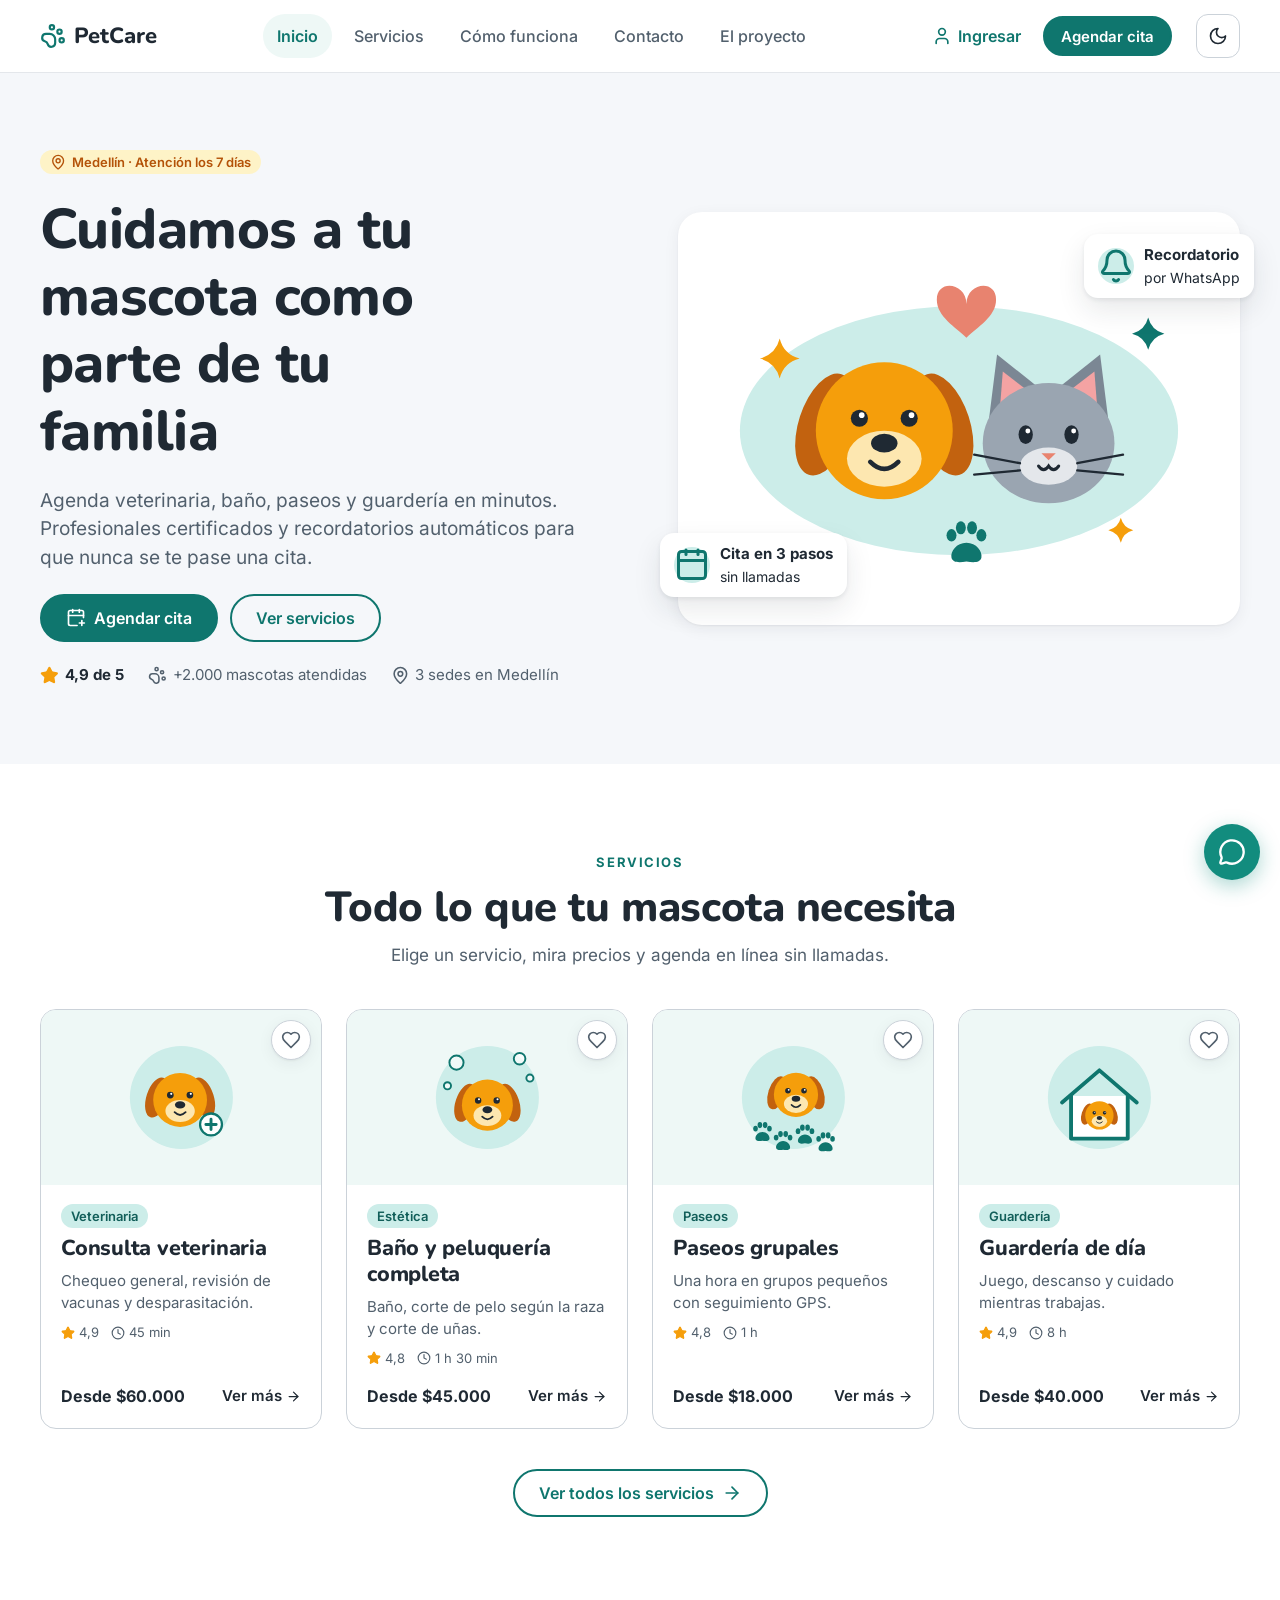
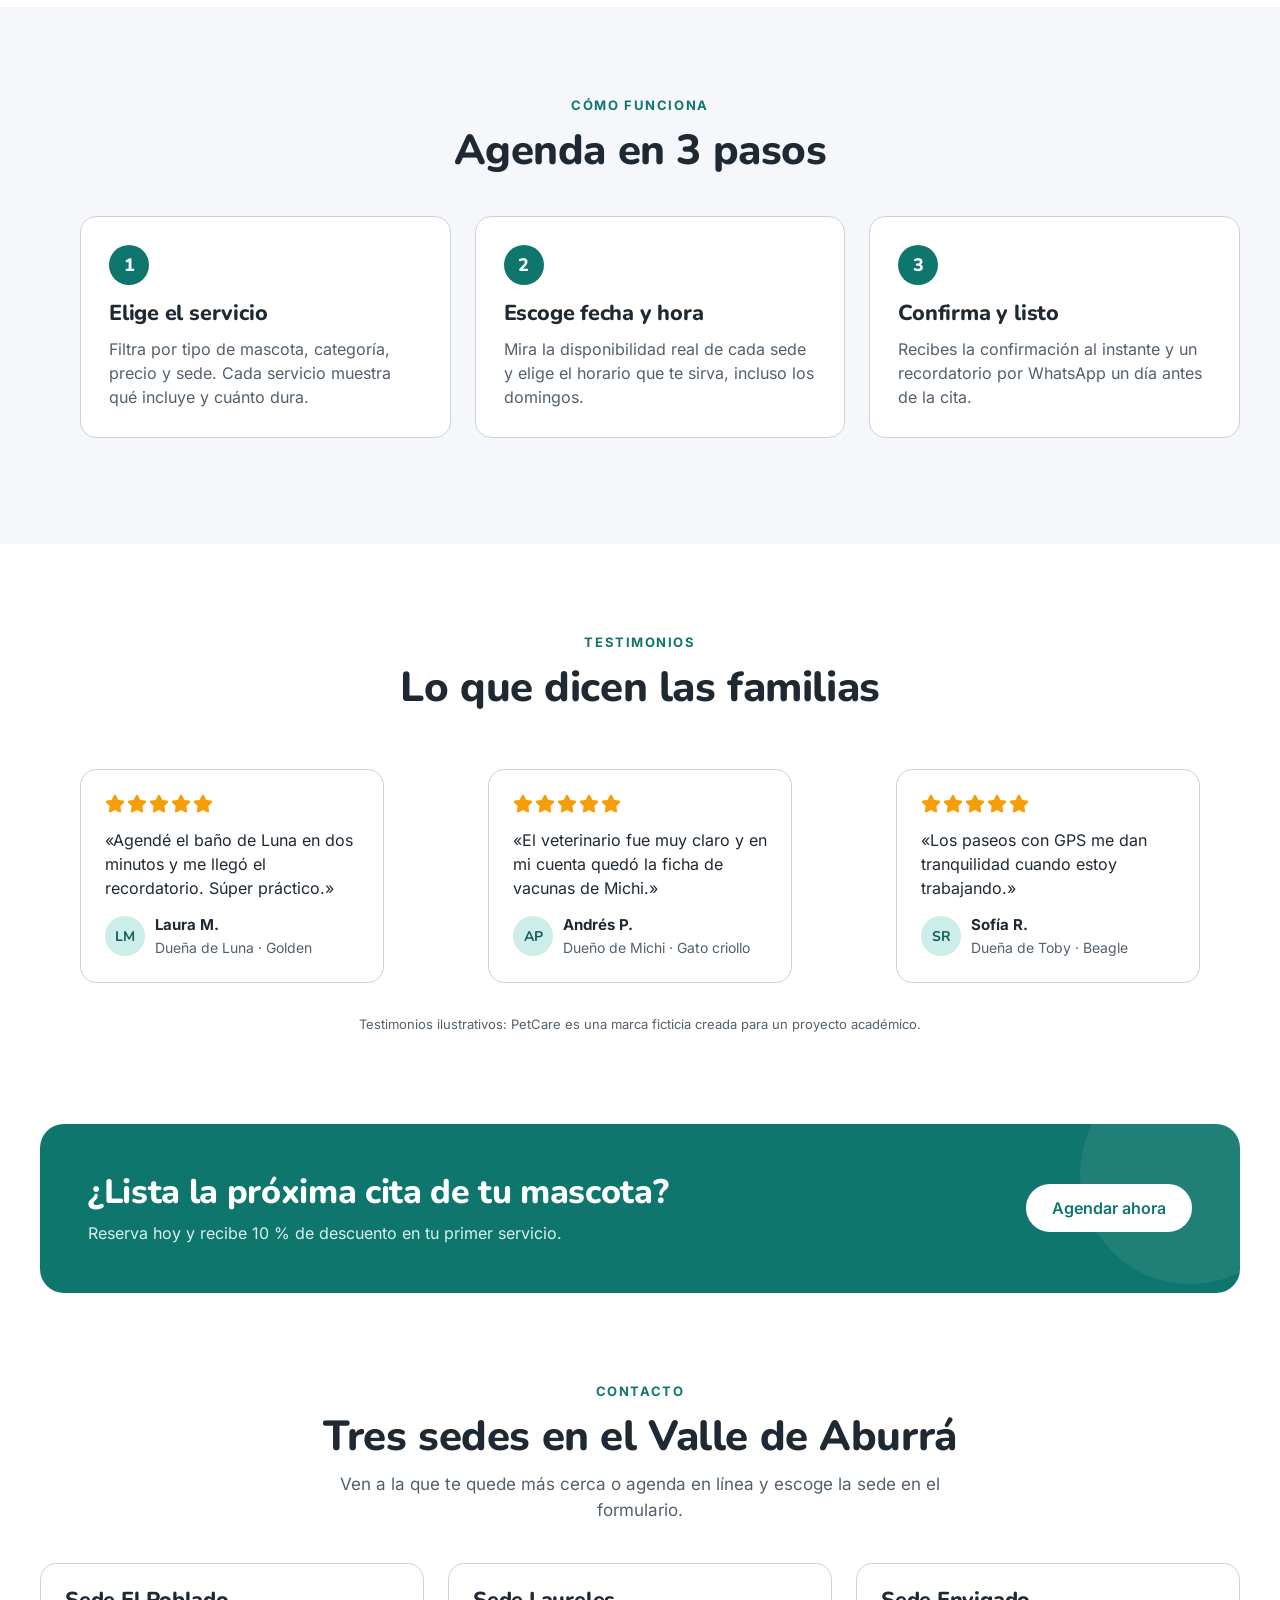
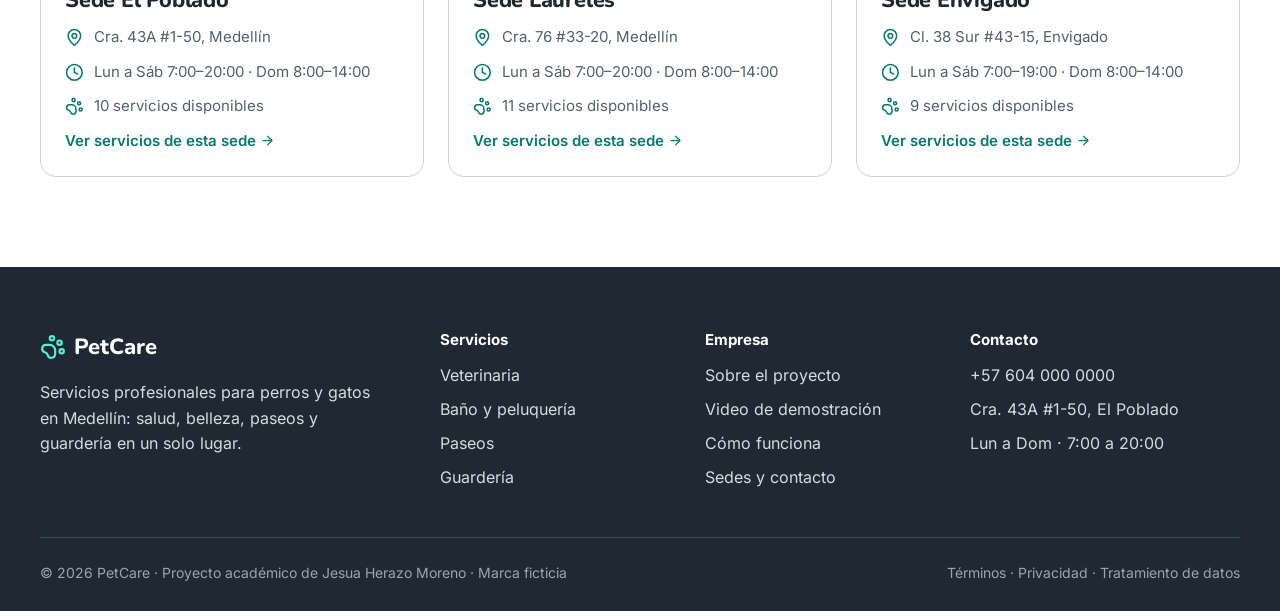
<file: index.html>
<!DOCTYPE html>
<html lang="es-CO">
<head>
  <meta charset="utf-8">
  <meta name="viewport" content="width=device-width, initial-scale=1">
  <title>PetCare · Cuidamos a tu mascota como parte de tu familia</title>
  <meta name="description" content="Agenda en línea veterinaria, baño y peluquería, paseos, guardería y adiestramiento para tu perro o gato en Medellín. Tres sedes: El Poblado, Laureles y Envigado.">
  <meta name="robots" content="noindex, nofollow">
  <meta name="theme-color" content="#0F766E">
  <script>/* HU-01: aplica el tema guardado antes de pintar */try{var t=localStorage.getItem('petcare:tema')||(matchMedia('(prefers-color-scheme: dark)').matches?'oscuro':'claro');document.documentElement.setAttribute('data-tema',t)}catch(e){}</script>
  <meta property="og:title" content="PetCare · Servicios para mascotas en Medellín">
  <meta property="og:description" content="Encuentra un servicio, mira su precio y agenda tu cita en menos de tres minutos.">
  <link rel="icon" href="assets/img/favicon.svg" type="image/svg+xml">
  <link rel="preload" href="assets/fonts/nunito-latin-wght-normal.woff2" as="font" type="font/woff2" crossorigin>
  <link rel="preload" href="assets/fonts/inter-latin-wght-normal.woff2" as="font" type="font/woff2" crossorigin>
  <link rel="stylesheet" href="assets/css/styles.css">
  <script src="assets/js/icons.js" defer></script>
  <script src="assets/js/illustrations.js" defer></script>
  <script src="assets/js/data.js" defer></script>
  <script src="assets/js/store.js" defer></script>
  <script src="assets/js/theme.js" defer></script>
  <script src="assets/js/components.js" defer></script>
  <script src="assets/js/pages/home.js" defer></script>
</head>
<body>
  <a class="skip-link" href="#contenido">Saltar al contenido</a>
  <pc-header active="inicio"></pc-header>

  <main id="contenido">
    <!-- HERO: mensaje de valor + llamados a la acción (D1 / M1) -->
    <section class="hero" aria-labelledby="hero-title">
      <div class="container hero__grid">
        <div class="hero__copy">
          <span class="tag tag--ambar"><i data-icon="map-pin"></i>Medellín · Atención los 7 días</span>
          <h1 id="hero-title">Cuidamos a tu mascota como parte de tu familia</h1>
          <p class="lead">Agenda veterinaria, baño, paseos y guardería en minutos. Profesionales certificados y recordatorios automáticos para que nunca se te pase una cita.</p>
          <div class="hero__ctas">
            <a class="btn" href="agendar.html"><i data-icon="calendar-plus"></i>Agendar cita</a>
            <a class="btn btn--secundario" href="servicios.html">Ver servicios</a>
          </div>
          <ul class="hero__trust" aria-label="Por qué confiar en PetCare">
            <li><i data-icon="star" class="star"></i><strong>4,9 de 5</strong></li>
            <li><i data-icon="paw-print"></i>+2.000 mascotas atendidas</li>
            <li><i data-icon="map-pin"></i>3 sedes en Medellín</li>
          </ul>
        </div>
        <div class="hero__art" id="hero-art">
          <div class="hero__floating hero__floating--a"><span class="bubble"><i data-icon="calendar"></i></span><span><strong>Cita en 3 pasos</strong>sin llamadas</span></div>
          <div class="hero__floating hero__floating--b"><span class="bubble"><i data-icon="bell"></i></span><span><strong>Recordatorio</strong>por WhatsApp</span></div>
        </div>
      </div>
    </section>

    <!-- SERVICIOS DESTACADOS -->
    <section class="section" aria-labelledby="servicios-title">
      <div class="container">
        <div class="section-head reveal">
          <span class="eyebrow">Servicios</span>
          <h2 id="servicios-title">Todo lo que tu mascota necesita</h2>
          <p>Elige un servicio, mira precios y agenda en línea sin llamadas.</p>
        </div>
        <div class="grid grid--4 home-services" id="destacados"></div>
        <p class="center mt-40"><a class="btn btn--secundario" href="servicios.html">Ver todos los servicios<i data-icon="arrow-right"></i></a></p>
      </div>
    </section>

    <!-- CÓMO FUNCIONA -->
    <section class="section section--alt" id="como-funciona" aria-labelledby="como-title">
      <div class="container">
        <div class="section-head reveal">
          <span class="eyebrow">Cómo funciona</span>
          <h2 id="como-title">Agenda en 3 pasos</h2>
        </div>
        <ol class="grid grid--3 steps">
          <li class="card step reveal"><span class="step__num">1</span><h3>Elige el servicio</h3><p>Filtra por tipo de mascota, categoría, precio y sede. Cada servicio muestra qué incluye y cuánto dura.</p></li>
          <li class="card step reveal"><span class="step__num">2</span><h3>Escoge fecha y hora</h3><p>Mira la disponibilidad real de cada sede y elige el horario que te sirva, incluso los domingos.</p></li>
          <li class="card step reveal"><span class="step__num">3</span><h3>Confirma y listo</h3><p>Recibes la confirmación al instante y un recordatorio por WhatsApp un día antes de la cita.</p></li>
        </ol>
      </div>
    </section>

    <!-- TESTIMONIOS -->
    <section class="section" aria-labelledby="testimonios-title">
      <div class="container">
        <div class="section-head reveal">
          <span class="eyebrow">Testimonios</span>
          <h2 id="testimonios-title">Lo que dicen las familias</h2>
        </div>
        <div class="grid grid--3">
          <figure class="card testimonial reveal">
            <div class="stars" role="img" aria-label="5 de 5 estrellas"><i data-icon="star" class="star"></i><i data-icon="star" class="star"></i><i data-icon="star" class="star"></i><i data-icon="star" class="star"></i><i data-icon="star" class="star"></i></div>
            <blockquote>«Agendé el baño de Luna en dos minutos y me llegó el recordatorio. Súper práctico.»</blockquote>
            <figcaption><span class="avatar">LM</span><span><strong>Laura M.</strong>Dueña de Luna · Golden</span></figcaption>
          </figure>
          <figure class="card testimonial reveal">
            <div class="stars" role="img" aria-label="5 de 5 estrellas"><i data-icon="star" class="star"></i><i data-icon="star" class="star"></i><i data-icon="star" class="star"></i><i data-icon="star" class="star"></i><i data-icon="star" class="star"></i></div>
            <blockquote>«El veterinario fue muy claro y en mi cuenta quedó la ficha de vacunas de Michi.»</blockquote>
            <figcaption><span class="avatar">AP</span><span><strong>Andrés P.</strong>Dueño de Michi · Gato criollo</span></figcaption>
          </figure>
          <figure class="card testimonial reveal">
            <div class="stars" role="img" aria-label="5 de 5 estrellas"><i data-icon="star" class="star"></i><i data-icon="star" class="star"></i><i data-icon="star" class="star"></i><i data-icon="star" class="star"></i><i data-icon="star" class="star"></i></div>
            <blockquote>«Los paseos con GPS me dan tranquilidad cuando estoy trabajando.»</blockquote>
            <figcaption><span class="avatar">SR</span><span><strong>Sofía R.</strong>Dueña de Toby · Beagle</span></figcaption>
          </figure>
        </div>
        <p class="note-small">Testimonios ilustrativos: PetCare es una marca ficticia creada para un proyecto académico.</p>
      </div>
    </section>

    <!-- BANNER -->
    <section class="container" aria-label="Promoción primera cita">
      <div class="cta-banner reveal">
        <div>
          <h2>¿Lista la próxima cita de tu mascota?</h2>
          <p>Reserva hoy y recibe 10 % de descuento en tu primer servicio.</p>
        </div>
        <a class="btn btn--blanco" href="agendar.html">Agendar ahora</a>
      </div>
    </section>

    <!-- SEDES Y CONTACTO -->
    <section class="section" id="contacto" aria-labelledby="contacto-title">
      <div class="container">
        <div class="section-head reveal">
          <span class="eyebrow">Contacto</span>
          <h2 id="contacto-title">Tres sedes en el Valle de Aburrá</h2>
          <p>Ven a la que te quede más cerca o agenda en línea y escoge la sede en el formulario.</p>
        </div>
        <div class="grid grid--3 sedes" id="sedes"></div>
      </div>
    </section>
  </main>

  <pc-footer></pc-footer>
  <noscript><p class="container mt-16">PetCare necesita JavaScript activado para agendar citas y mostrar el catálogo.</p></noscript>
</body>
</html>
</file>
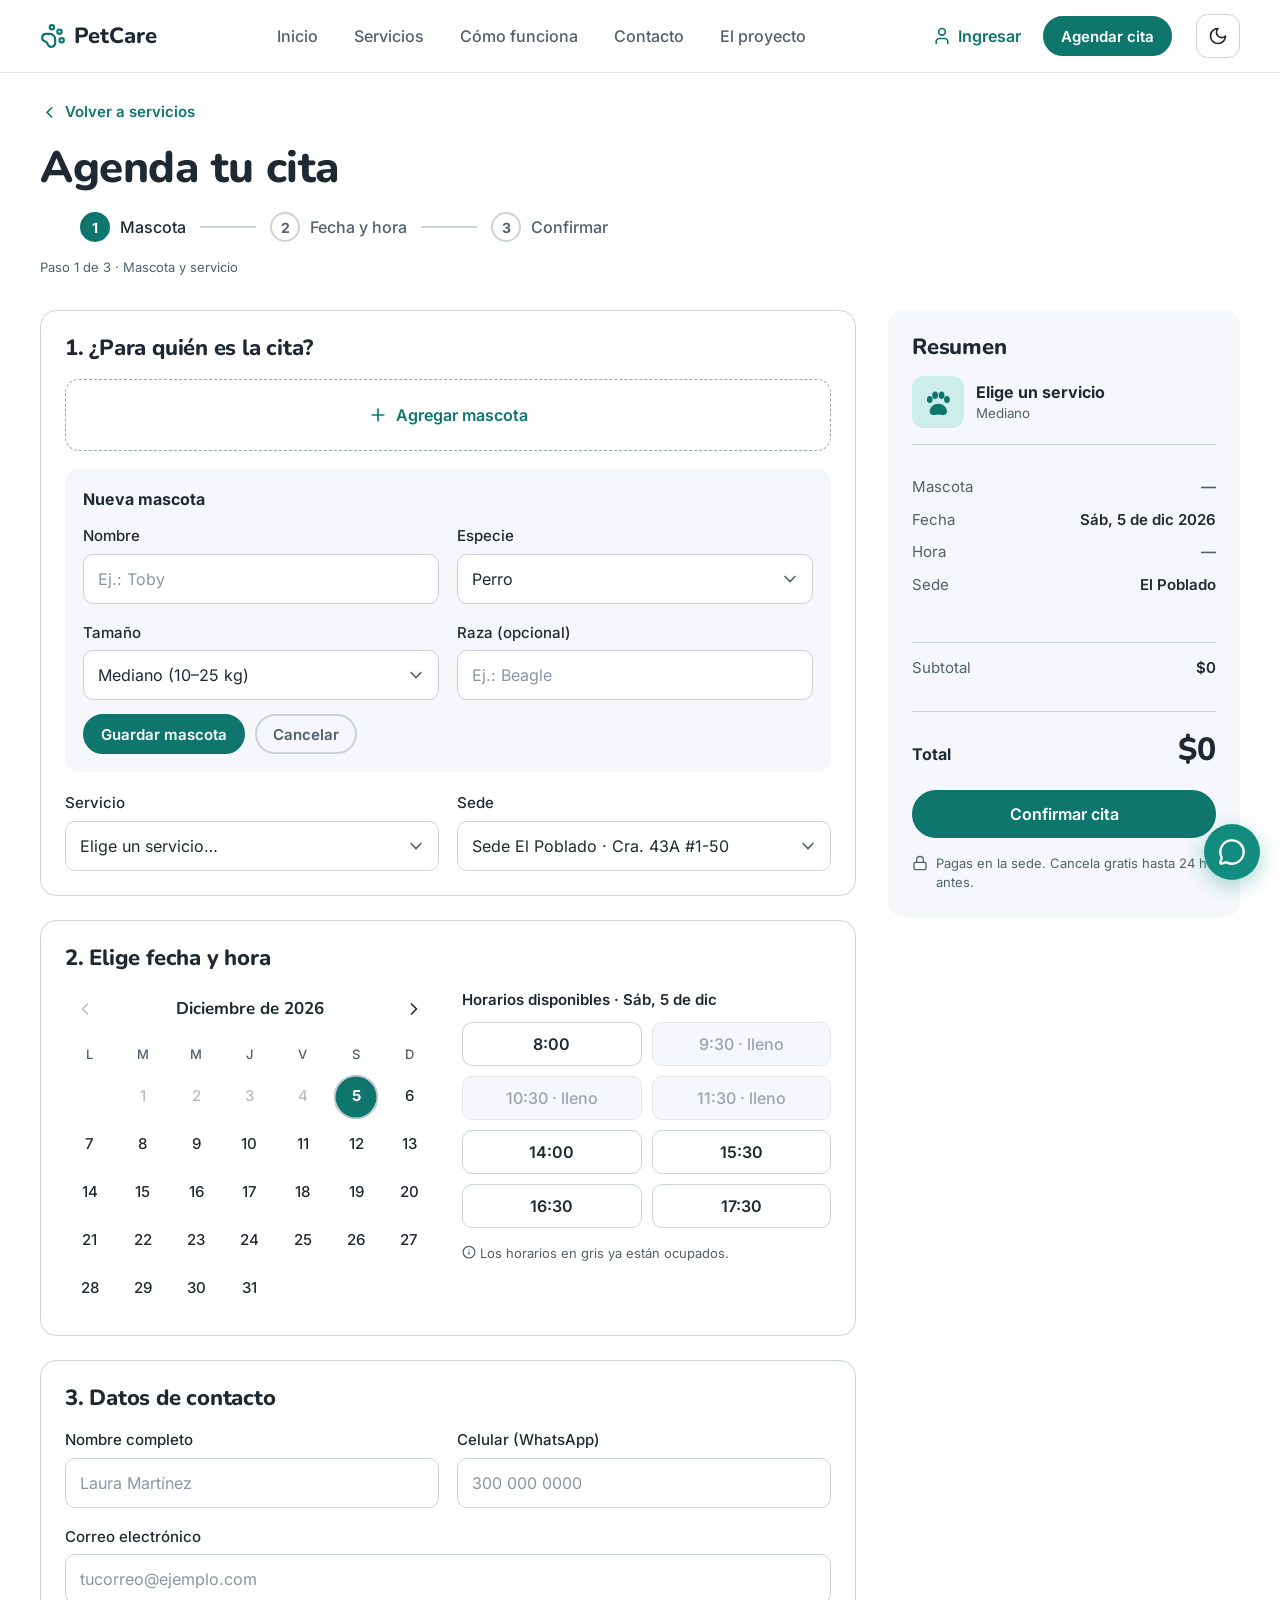
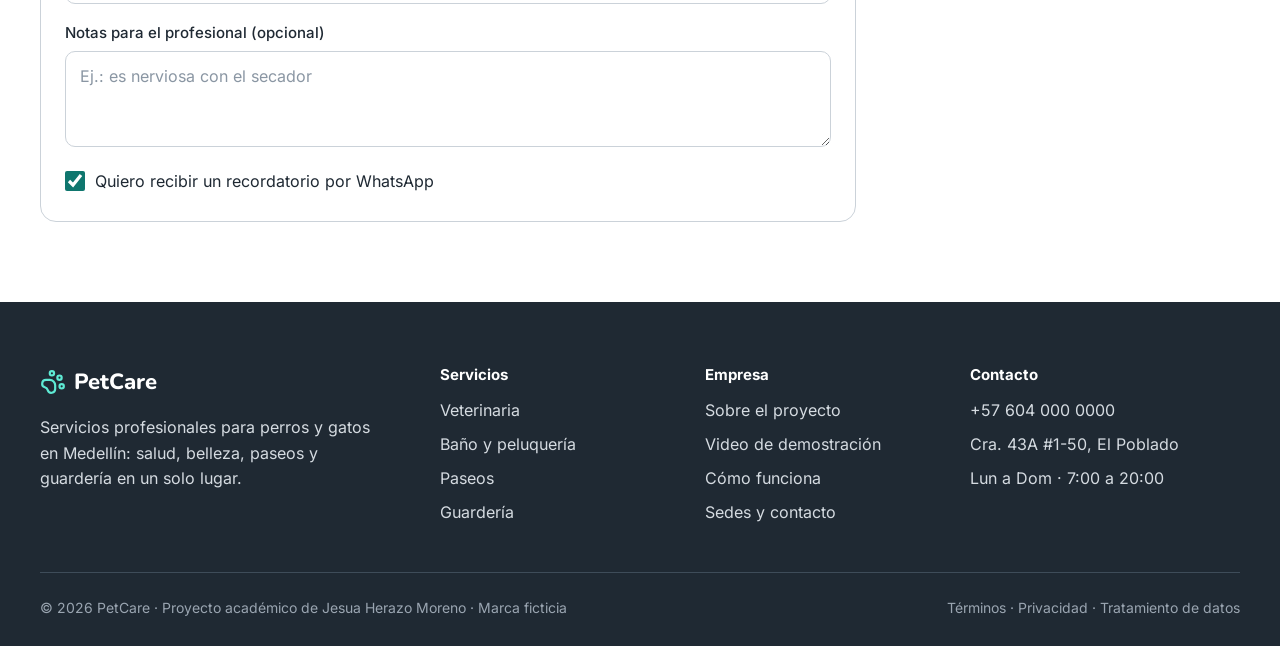
<file: agendar.html>
<!DOCTYPE html>
<html lang="es-CO">
<head>
  <meta charset="utf-8">
  <meta name="viewport" content="width=device-width, initial-scale=1">
  <title>Agenda tu cita · PetCare</title>
  <meta name="description" content="Agenda en tres pasos: elige tu mascota, la fecha y la hora, y confirma. Recordatorio por WhatsApp incluido.">
  <meta name="robots" content="noindex, nofollow">
  <meta name="theme-color" content="#0F766E">
  <script>/* HU-01: aplica el tema guardado antes de pintar */try{var t=localStorage.getItem('petcare:tema')||(matchMedia('(prefers-color-scheme: dark)').matches?'oscuro':'claro');document.documentElement.setAttribute('data-tema',t)}catch(e){}</script>
  <link rel="icon" href="assets/img/favicon.svg" type="image/svg+xml">
  <link rel="preload" href="assets/fonts/nunito-latin-wght-normal.woff2" as="font" type="font/woff2" crossorigin>
  <link rel="preload" href="assets/fonts/inter-latin-wght-normal.woff2" as="font" type="font/woff2" crossorigin>
  <link rel="stylesheet" href="assets/css/styles.css">
  <script src="assets/js/icons.js" defer></script>
  <script src="assets/js/illustrations.js" defer></script>
  <script src="assets/js/data.js" defer></script>
  <script src="assets/js/store.js" defer></script>
  <script src="assets/js/theme.js" defer></script>
  <script src="assets/js/components.js" defer></script>
  <script src="assets/js/pages/booking.js" defer></script>
</head>
<body class="has-mobile-bar">
  <a class="skip-link" href="#contenido">Saltar al contenido</a>
  <pc-header></pc-header>

  <main id="contenido" class="container" style="padding-top:28px;padding-bottom:80px">
    <a class="back-link" id="volver" href="servicios.html"><i data-icon="chevron-left"></i><span>Volver a servicios</span></a>
    <h1 id="titulo" style="margin-top:14px;font-size:clamp(2rem,1.4rem + 2vw,2.75rem)">Agenda tu cita</h1>

    <!-- Indicador de pasos (escritorio) y barra de progreso (móvil) -->
    <ol class="stepper" id="stepper" aria-label="Progreso del agendamiento">
      <li data-step="1"><span class="dot">1</span>Mascota</li><li class="line" aria-hidden="true"></li>
      <li data-step="2"><span class="dot">2</span>Fecha y hora</li><li class="line" aria-hidden="true"></li>
      <li data-step="3"><span class="dot">3</span>Confirmar</li>
    </ol>
    <div class="progress-mobile" aria-hidden="true"><span id="progreso" style="width:33%"></span></div>
    <p class="hint mt-8" id="paso-texto" aria-live="polite" style="min-height:1.5em">Paso 1 de 3 · Mascota y servicio</p>

    <form class="booking" id="form" novalidate>
      <div class="booking__blocks">
        <!-- Paso 1 -->
        <section class="card block" aria-labelledby="b1">
          <h2 id="b1">1. ¿Para quién es la cita?</h2>
          <div class="pet-options" id="mascotas" role="radiogroup" aria-label="Mascota"></div>
          <div class="new-pet" id="nueva-mascota">
            <strong>Nueva mascota</strong>
            <div class="form-grid">
              <div class="field"><label for="np-nombre">Nombre</label><input class="input" id="np-nombre" maxlength="30" placeholder="Ej.: Toby"></div>
              <div class="field"><label for="np-especie">Especie</label>
                <select class="select" id="np-especie"><option value="perro">Perro</option><option value="gato">Gato</option><option value="otra">Otra</option></select></div>
              <div class="field"><label for="np-tamano">Tamaño</label>
                <select class="select" id="np-tamano"><option value="pequeno">Pequeño (hasta 10 kg)</option><option value="mediano" selected>Mediano (10–25 kg)</option><option value="grande">Grande (más de 25 kg)</option></select></div>
              <div class="field"><label for="np-raza">Raza (opcional)</label><input class="input" id="np-raza" maxlength="40" placeholder="Ej.: Beagle"></div>
            </div>
            <div style="display:flex;gap:10px;flex-wrap:wrap">
              <button class="btn btn--sm" type="button" id="np-guardar" style="width:auto">Guardar mascota</button>
              <button class="btn btn--fantasma btn--sm" type="button" id="np-cancelar" style="width:auto">Cancelar</button>
            </div>
          </div>
          <script>/* Oculta el formulario antes de pintar si ya hay mascotas guardadas (evita saltos de diseño) */
            try { var d = JSON.parse(localStorage.getItem('petcare:v1')); if (d && d.pets && d.pets.length) document.getElementById('nueva-mascota').hidden = true; } catch (e) {}</script>
          <div class="block-sub">
            <div class="field"><label for="servicio">Servicio</label><select class="select" id="servicio"></select></div>
            <div class="field"><label for="sede">Sede</label><select class="select" id="sede"></select></div>
          </div>
          <p class="form-alert mt-16" id="aviso-especie" role="alert"></p>
        </section>

        <!-- Paso 2 -->
        <section class="card block" aria-labelledby="b2">
          <h2 id="b2">2. Elige fecha y hora</h2>
          <div class="datetime">
            <div class="calendar" id="calendario"></div>
            <div>
              <div class="day-strip" id="tira-dias" aria-label="Días disponibles"></div>
              <p class="slots__title" id="slots-titulo">Horarios disponibles</p>
              <div class="slots" id="horarios" role="group" aria-labelledby="slots-titulo"></div>
              <p class="hint mt-16"><i data-icon="info" style="display:inline;width:14px;vertical-align:-2px"></i> Los horarios en gris ya están ocupados.</p>
            </div>
          </div>
        </section>

        <!-- Paso 3 -->
        <section class="card block" aria-labelledby="b3">
          <h2 id="b3">3. Datos de contacto</h2>
          <div class="form-grid">
            <div class="field"><label for="c-nombre">Nombre completo</label><input class="input" id="c-nombre" autocomplete="name" placeholder="Laura Martínez" required></div>
            <div class="field"><label for="c-celular">Celular (WhatsApp)</label><input class="input" id="c-celular" type="tel" inputmode="tel" autocomplete="tel-national" placeholder="300 000 0000" required></div>
            <div class="field full"><label for="c-email">Correo electrónico</label><input class="input" id="c-email" type="email" autocomplete="email" placeholder="tucorreo@ejemplo.com" required></div>
            <div class="field full"><label for="c-notas">Notas para el profesional (opcional)</label><textarea class="textarea" id="c-notas" maxlength="300" placeholder="Ej.: es nerviosa con el secador"></textarea></div>
            <label class="check full"><input type="checkbox" id="c-whatsapp" checked><span>Quiero recibir un recordatorio por WhatsApp</span></label>
          </div>
        </section>
      </div>

      <!-- Resumen siempre visible (derecha en escritorio) -->
      <aside class="summary" aria-labelledby="resumen-title">
        <h2 id="resumen-title">Resumen</h2>
        <div class="summary__service" id="r-servicio"></div>
        <dl class="kv" id="r-datos"></dl>
        <dl class="kv" id="r-precios" style="padding-top:14px;border-top:1px solid var(--gris-borde)"></dl>
        <div class="summary__total"><span style="font-weight:700">Total</span><strong id="r-total">$0</strong></div>
        <p class="form-alert" id="errores" role="alert" tabindex="-1"></p>
        <button class="btn btn--block btn--confirm" type="submit" id="confirmar">Confirmar cita</button>
        <p class="secure-note"><i data-icon="lock"></i>Pagas en la sede. Cancela gratis hasta 24 h antes.</p>
      </aside>

      <!-- Barra fija inferior (móvil) -->
      <div class="mobile-bar">
        <div><small>Total</small><strong id="m-total">$0</strong></div>
        <button class="btn" type="submit">Confirmar</button>
      </div>
    </form>
  </main>

  <pc-footer></pc-footer>
</body>
</html>
</file>
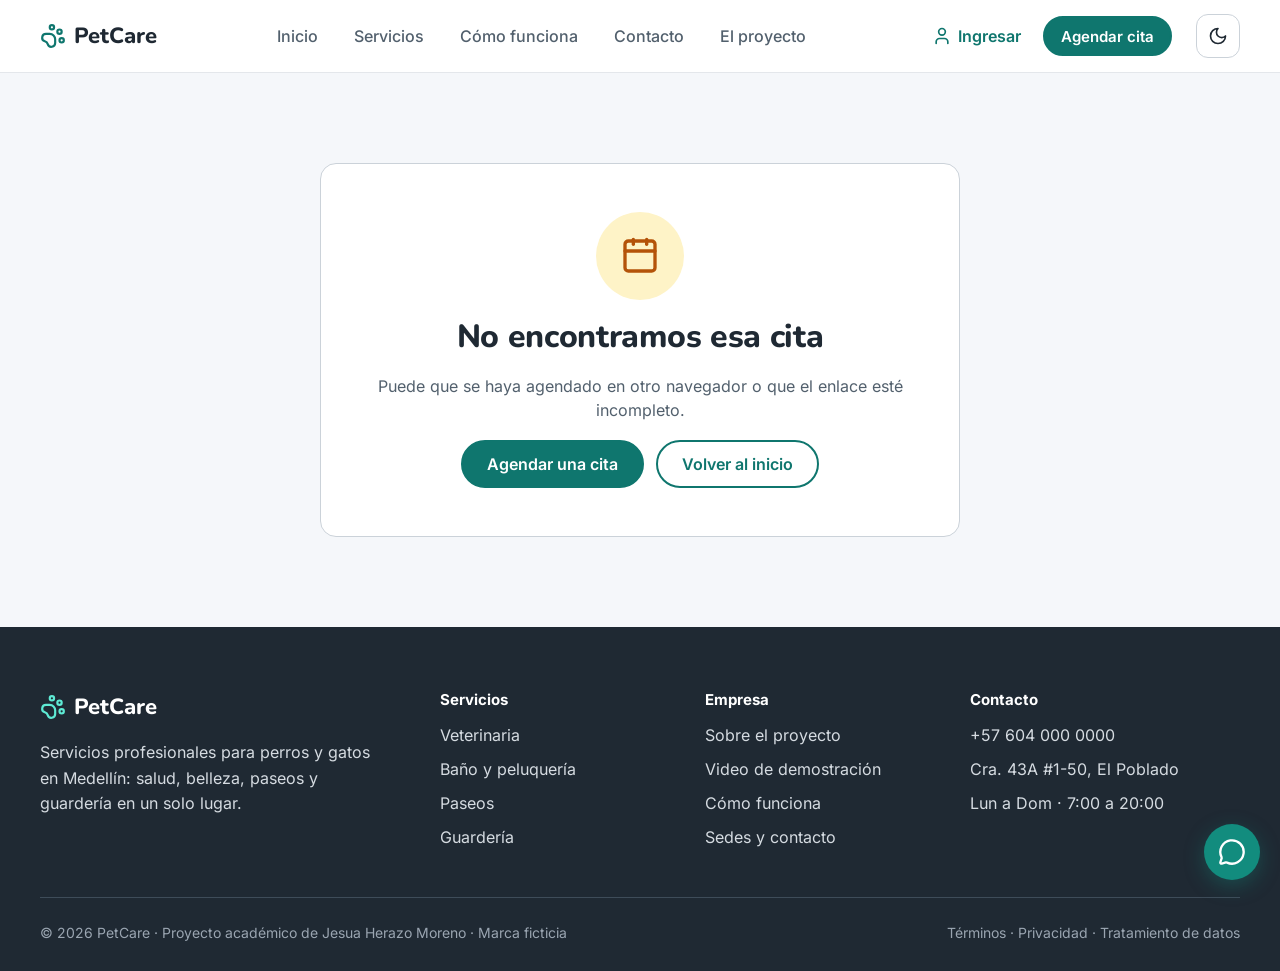
<file: confirmacion.html>
<!DOCTYPE html>
<html lang="es-CO">
<head>
  <meta charset="utf-8">
  <meta name="viewport" content="width=device-width, initial-scale=1">
  <title>¡Cita agendada! · PetCare</title>
  <meta name="robots" content="noindex, nofollow">
  <meta name="theme-color" content="#0F766E">
  <script>/* HU-01: aplica el tema guardado antes de pintar */try{var t=localStorage.getItem('petcare:tema')||(matchMedia('(prefers-color-scheme: dark)').matches?'oscuro':'claro');document.documentElement.setAttribute('data-tema',t)}catch(e){}</script>
  <link rel="icon" href="assets/img/favicon.svg" type="image/svg+xml">
  <link rel="preload" href="assets/fonts/nunito-latin-wght-normal.woff2" as="font" type="font/woff2" crossorigin>
  <link rel="preload" href="assets/fonts/inter-latin-wght-normal.woff2" as="font" type="font/woff2" crossorigin>
  <link rel="stylesheet" href="assets/css/styles.css">
  <script src="assets/js/icons.js" defer></script>
  <script src="assets/js/illustrations.js" defer></script>
  <script src="assets/js/data.js" defer></script>
  <script src="assets/js/store.js" defer></script>
  <script src="assets/js/theme.js" defer></script>
  <script src="assets/js/components.js" defer></script>
  <script src="assets/js/pages/confirm.js" defer></script>
</head>
<body>
  <a class="skip-link" href="#contenido">Saltar al contenido</a>
  <pc-header></pc-header>

  <main id="contenido" class="confirm-wrap">
    <div class="container">
      <section class="card confirm" id="confirmacion" aria-live="polite"></section>
    </div>
  </main>

  <pc-footer></pc-footer>
</body>
</html>
</file>
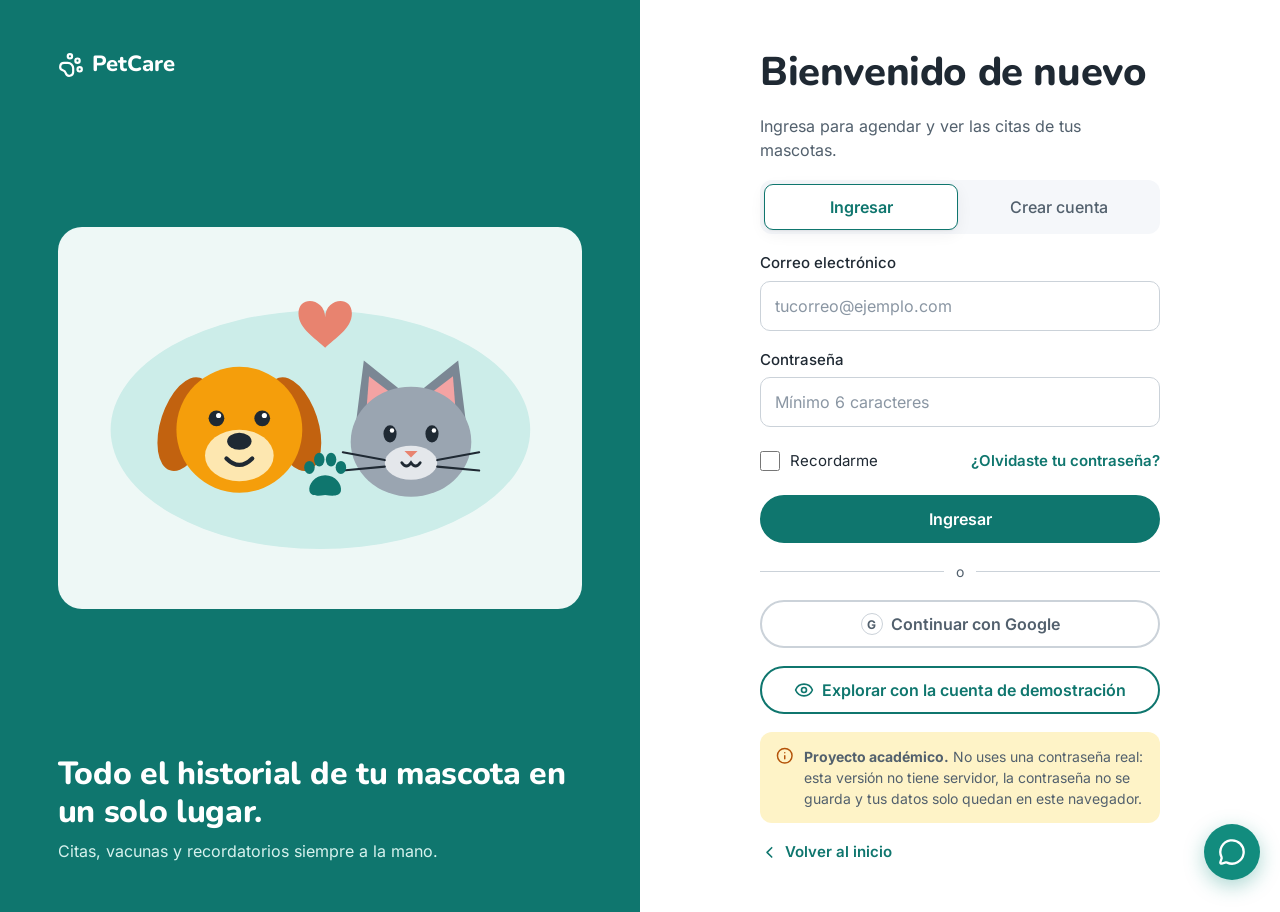
<file: ingresar.html>
<!DOCTYPE html>
<html lang="es-CO">
<head>
  <meta charset="utf-8">
  <meta name="viewport" content="width=device-width, initial-scale=1">
  <title>Ingresar · PetCare</title>
  <meta name="description" content="Ingresa o crea tu cuenta PetCare para ver las citas, vacunas y el historial de tus mascotas.">
  <meta name="robots" content="noindex, nofollow">
  <meta name="theme-color" content="#0F766E">
  <script>/* HU-01: aplica el tema guardado antes de pintar */try{var t=localStorage.getItem('petcare:tema')||(matchMedia('(prefers-color-scheme: dark)').matches?'oscuro':'claro');document.documentElement.setAttribute('data-tema',t)}catch(e){}</script>
  <link rel="icon" href="assets/img/favicon.svg" type="image/svg+xml">
  <link rel="preload" href="assets/fonts/nunito-latin-wght-normal.woff2" as="font" type="font/woff2" crossorigin>
  <link rel="preload" href="assets/fonts/inter-latin-wght-normal.woff2" as="font" type="font/woff2" crossorigin>
  <link rel="stylesheet" href="assets/css/styles.css">
  <script src="assets/js/icons.js" defer></script>
  <script src="assets/js/illustrations.js" defer></script>
  <script src="assets/js/data.js" defer></script>
  <script src="assets/js/store.js" defer></script>
  <script src="assets/js/theme.js" defer></script>
  <script src="assets/js/components.js" defer></script>
  <script src="assets/js/pages/login.js" defer></script>
</head>
<body>
  <a class="skip-link" href="#contenido">Saltar al formulario</a>
  <div class="auth">
    <!-- Panel de marca (D6) -->
    <aside class="auth__brand">
      <a class="logo" href="index.html"><i data-icon="paw-print"></i>PetCare</a>
      <div class="auth__art" id="auth-art"></div>
      <div>
        <h2>Todo el historial de tu mascota en un solo lugar.</h2>
        <p>Citas, vacunas y recordatorios siempre a la mano.</p>
      </div>
    </aside>

    <main class="auth__panel" id="contenido">
      <div class="auth__form">
        <h1 style="font-size:clamp(2rem,1.6rem + 1.2vw,2.5rem)" id="auth-title">Bienvenido de nuevo</h1>
        <p id="auth-sub">Ingresa para agendar y ver las citas de tus mascotas.</p>

        <div class="segmented" role="tablist" aria-label="Tipo de acceso">
          <button type="button" role="tab" id="tab-ingresar" aria-selected="true" aria-controls="form-ingresar">Ingresar</button>
          <button type="button" role="tab" id="tab-crear" aria-selected="false" aria-controls="form-crear" tabindex="-1">Crear cuenta</button>
        </div>

        <form id="form-ingresar" role="tabpanel" aria-labelledby="tab-ingresar" class="stack" novalidate>
          <div class="field"><label for="in-email">Correo electrónico</label><input class="input" id="in-email" type="email" autocomplete="email" placeholder="tucorreo@ejemplo.com" required></div>
          <div class="field"><label for="in-pass">Contraseña</label><input class="input" id="in-pass" type="password" autocomplete="current-password" placeholder="Mínimo 6 caracteres" required></div>
          <div class="auth__row">
            <label class="check"><input type="checkbox" id="in-recordar"><span>Recordarme</span></label>
            <button class="link-btn" type="button" id="olvide">¿Olvidaste tu contraseña?</button>
          </div>
          <button class="btn btn--block" type="submit">Ingresar</button>
        </form>

        <form id="form-crear" role="tabpanel" aria-labelledby="tab-crear" class="stack" novalidate hidden>
          <div class="field"><label for="cr-nombre">Nombre completo</label><input class="input" id="cr-nombre" autocomplete="name" placeholder="Laura Martínez" required></div>
          <div class="field"><label for="cr-email">Correo electrónico</label><input class="input" id="cr-email" type="email" autocomplete="email" placeholder="tucorreo@ejemplo.com" required></div>
          <div class="field"><label for="cr-pass">Contraseña</label><input class="input" id="cr-pass" type="password" autocomplete="new-password" placeholder="Mínimo 6 caracteres" required></div>
          <label class="check"><input type="checkbox" id="cr-terminos"><span>Acepto los <a href="proyecto.html#aviso">términos y el tratamiento de datos</a></span></label>
          <button class="btn btn--block" type="submit">Crear cuenta</button>
        </form>

        <div class="divider">o</div>
        <button class="btn btn--fantasma btn--block" type="button" id="demo"><span class="google-g" aria-hidden="true">G</span>Continuar con Google</button>
        <button class="btn btn--secundario btn--block" type="button" id="demo2"><i data-icon="eye"></i>Explorar con la cuenta de demostración</button>

        <p class="demo-box"><i data-icon="info"></i><span><strong>Proyecto académico.</strong> No uses una contraseña real: esta versión no tiene servidor, la contraseña no se guarda y tus datos solo quedan en este navegador.</span></p>
        <a class="back-link" href="index.html"><i data-icon="chevron-left"></i>Volver al inicio</a>
      </div>
    </main>
  </div>
</body>
</html>
</file>
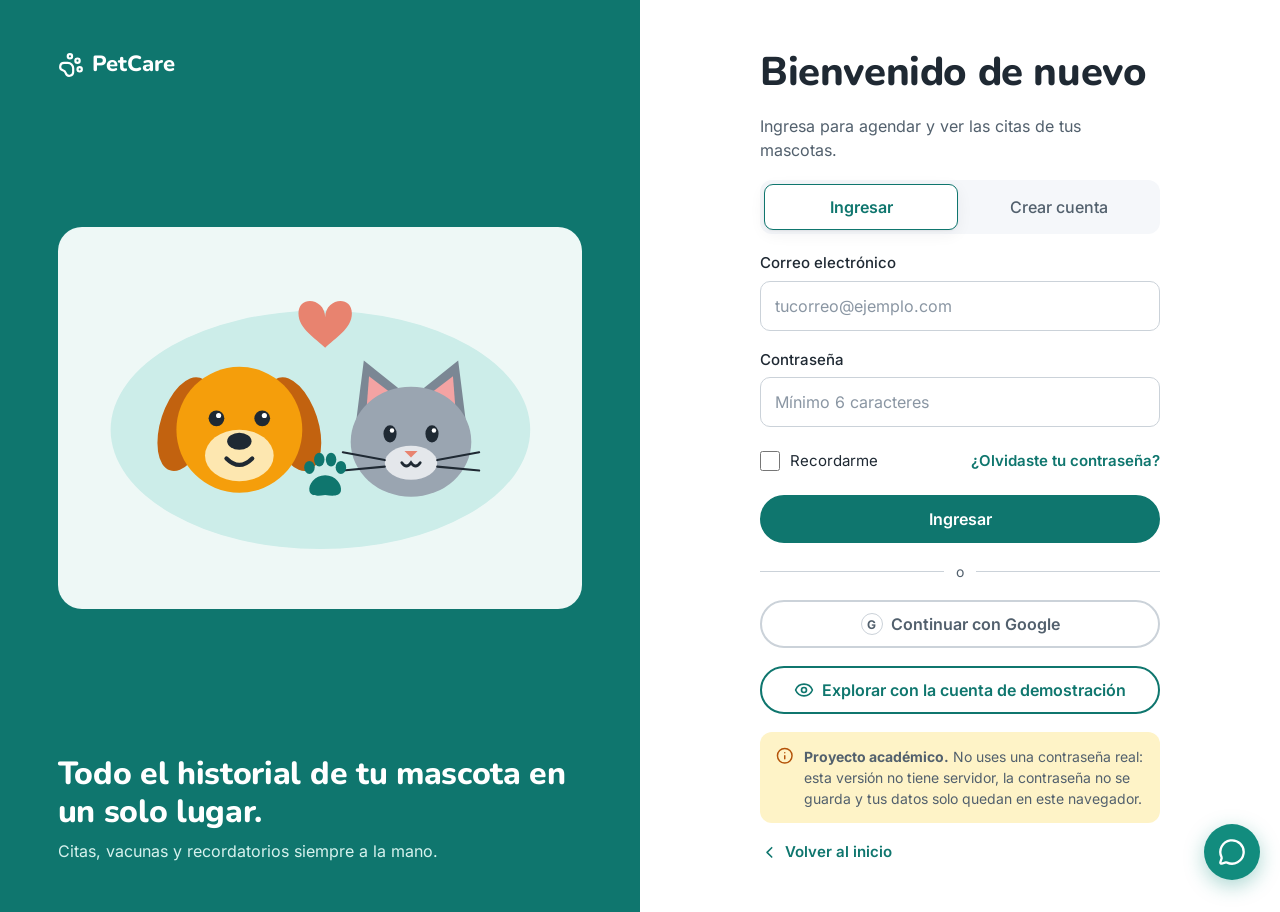
<file: mi-cuenta.html>
<!DOCTYPE html>
<html lang="es-CO">
<head>
  <meta charset="utf-8">
  <meta name="viewport" content="width=device-width, initial-scale=1">
  <title>Mi cuenta · PetCare</title>
  <meta name="robots" content="noindex, nofollow">
  <meta name="theme-color" content="#0F766E">
  <script>/* HU-01: aplica el tema guardado antes de pintar */try{var t=localStorage.getItem('petcare:tema')||(matchMedia('(prefers-color-scheme: dark)').matches?'oscuro':'claro');document.documentElement.setAttribute('data-tema',t)}catch(e){}</script>
  <link rel="icon" href="assets/img/favicon.svg" type="image/svg+xml">
  <link rel="preload" href="assets/fonts/nunito-latin-wght-normal.woff2" as="font" type="font/woff2" crossorigin>
  <link rel="preload" href="assets/fonts/inter-latin-wght-normal.woff2" as="font" type="font/woff2" crossorigin>
  <link rel="stylesheet" href="assets/css/styles.css">
  <script src="assets/js/icons.js" defer></script>
  <script src="assets/js/illustrations.js" defer></script>
  <script src="assets/js/data.js" defer></script>
  <script src="assets/js/store.js" defer></script>
  <script src="assets/js/theme.js" defer></script>
  <script src="assets/js/components.js" defer></script>
  <script src="assets/js/csv.js" defer></script>
  <script src="assets/js/pages/account.js" defer></script>
</head>
<body>
  <a class="skip-link" href="#contenido">Saltar al contenido</a>
  <pc-header active="cuenta"></pc-header>

  <div class="dash">
    <!-- Menú lateral (en móvil se reemplaza por la barra de pestañas) -->
    <aside class="dash__side" aria-label="Menú de la cuenta">
      <div class="dash__user"><span class="avatar" id="u-avatar"></span><span><strong id="u-nombre"></strong><small id="u-email"></small></span></div>
      <nav class="dash__nav" id="dash-nav">
        <a href="#resumen"><i data-icon="house"></i>Resumen</a>
        <a href="#mascotas"><i data-icon="paw-print"></i>Mis mascotas</a>
        <a href="#favoritos"><i data-icon="heart"></i>Mis favoritos</a>
        <a href="#citas"><i data-icon="calendar"></i>Mis citas</a>
        <a href="#perfil"><i data-icon="user"></i>Mi perfil</a>
        <hr>
        <button type="button" data-logout><i data-icon="log-out"></i>Cerrar sesión</button>
      </nav>
    </aside>

    <main class="dash__main" id="contenido">
      <section class="dash-section" id="resumen" aria-labelledby="saludo">
        <div class="dash__head">
          <div><h1 id="saludo">Hola</h1><p class="muted">Así va el cuidado de tus mascotas.</p></div>
          <a class="btn" href="agendar.html"><i data-icon="plus"></i>Agendar nueva cita</a>
        </div>
        <a class="next-card" id="next-card" href="#citas"></a>
        <div class="stats" id="stats"></div>
      </section>

      <section class="dash-section" id="mascotas" aria-labelledby="t-mascotas">
        <div class="dash-section__head"><h2 id="t-mascotas">Mis mascotas</h2><button class="link-btn" type="button" id="btn-add-pet"><i data-icon="plus"></i>Agregar mascota</button></div>
        <div class="grid grid--2" id="lista-mascotas"></div>
      </section>

      <section class="dash-section" id="favoritos" aria-labelledby="t-favoritos">
        <div class="dash-section__head"><h2 id="t-favoritos">Mis favoritos</h2><a class="link-btn" href="servicios.html"><i data-icon="search"></i>Explorar servicios</a></div>
        <div class="grid grid--3" id="lista-favoritos"></div>
      </section>

      <section class="dash-section" id="citas" aria-labelledby="t-citas">
        <div class="dash-section__head"><h2 id="t-citas">Próximas citas</h2><button class="link-btn" type="button" id="btn-exportar"><i data-icon="download"></i>Exportar CSV</button></div>
        <div id="lista-citas"></div>
        <h3 class="mt-16">Historial</h3>
        <ul class="history" id="historial"></ul>
      </section>

      <section class="dash-section" id="perfil" aria-labelledby="t-perfil">
        <div class="dash-section__head"><h2 id="t-perfil">Mi perfil</h2></div>
        <form class="card block form-grid" id="form-perfil" novalidate>
          <div class="field"><label for="p-nombre">Nombre completo</label><input class="input" id="p-nombre" autocomplete="name"></div>
          <div class="field"><label for="p-celular">Celular (WhatsApp)</label><input class="input" id="p-celular" type="tel" autocomplete="tel-national" placeholder="300 000 0000"></div>
          <div class="field full"><label for="p-email">Correo electrónico</label><input class="input" id="p-email" type="email" readonly aria-describedby="p-email-hint"><span class="hint" id="p-email-hint">El correo es tu usuario y no se puede cambiar.</span></div>
          <div class="full flex-between">
            <button class="btn" type="submit" style="width:auto">Guardar cambios</button>
            <button class="link-btn link-btn--danger" type="button" id="borrar-datos"><i data-icon="trash-2"></i>Borrar mis datos de este navegador</button>
          </div>
        </form>
      </section>
    </main>
  </div>

  <!-- Barra de pestañas (móvil, M5) -->
  <nav class="tabbar" aria-label="Accesos rápidos">
    <a href="index.html"><i data-icon="house"></i>Inicio</a>
    <a href="#citas"><i data-icon="calendar"></i>Citas</a>
    <a href="agendar.html"><i data-icon="plus"></i>Agendar</a>
    <a href="#resumen" aria-current="page"><i data-icon="circle-user"></i>Mi cuenta</a>
  </nav>

  <!-- Diálogo: agregar mascota -->
  <dialog class="modal" id="dlg-mascota" aria-labelledby="dlg-mascota-t">
    <form method="dialog" id="form-mascota" novalidate>
      <div class="modal__head"><h2 id="dlg-mascota-t">Agregar mascota</h2><button class="icon-btn" value="cancel" formnovalidate aria-label="Cerrar"><i data-icon="x"></i></button></div>
      <div class="modal__body form-grid">
        <div class="field"><label for="m-nombre">Nombre</label><input class="input" id="m-nombre" maxlength="30" required></div>
        <div class="field"><label for="m-especie">Especie</label><select class="select" id="m-especie"><option value="perro">Perro</option><option value="gato">Gato</option><option value="otra">Otra</option></select></div>
        <div class="field"><label for="m-raza">Raza</label><input class="input" id="m-raza" maxlength="40" placeholder="Opcional"></div>
        <div class="field"><label for="m-tamano">Tamaño</label><select class="select" id="m-tamano"><option value="pequeno">Pequeño</option><option value="mediano" selected>Mediano</option><option value="grande">Grande</option></select></div>
        <div class="field"><label for="m-edad">Edad</label><input class="input" id="m-edad" maxlength="20" placeholder="Ej.: 2 años"></div>
        <div class="field"><label for="m-peso">Peso</label><input class="input" id="m-peso" maxlength="10" placeholder="Ej.: 12 kg"></div>
        <label class="check full"><input type="checkbox" id="m-vacunas"><span>Tiene las vacunas al día</span></label>
      </div>
      <div class="modal__foot"><button class="btn btn--fantasma" value="cancel" formnovalidate style="width:auto">Cancelar</button><button class="btn" value="ok" id="m-guardar" style="width:auto">Guardar mascota</button></div>
    </form>
  </dialog>

  <!-- Diálogo: ficha médica -->
  <dialog class="modal" id="dlg-ficha" aria-labelledby="dlg-ficha-t">
    <div class="modal__head"><h2 id="dlg-ficha-t">Ficha</h2><button class="icon-btn" type="button" data-close aria-label="Cerrar"><i data-icon="x"></i></button></div>
    <div class="modal__body" id="ficha-body"></div>
  </dialog>

  <!-- Diálogo: cancelar cita -->
  <dialog class="modal" id="dlg-cancelar" aria-labelledby="dlg-cancelar-t">
    <form method="dialog">
      <div class="modal__head"><h2 id="dlg-cancelar-t">¿Cancelar esta cita?</h2></div>
      <div class="modal__body"><p id="cancelar-txt" class="muted"></p></div>
      <div class="modal__foot"><button class="btn btn--fantasma" value="no" style="width:auto">No, mantenerla</button><button class="btn" value="si" style="width:auto;--btn-bg:var(--rojo);--btn-bd:var(--rojo)">Sí, cancelar</button></div>
    </form>
  </dialog>
</body>
</html>
</file>
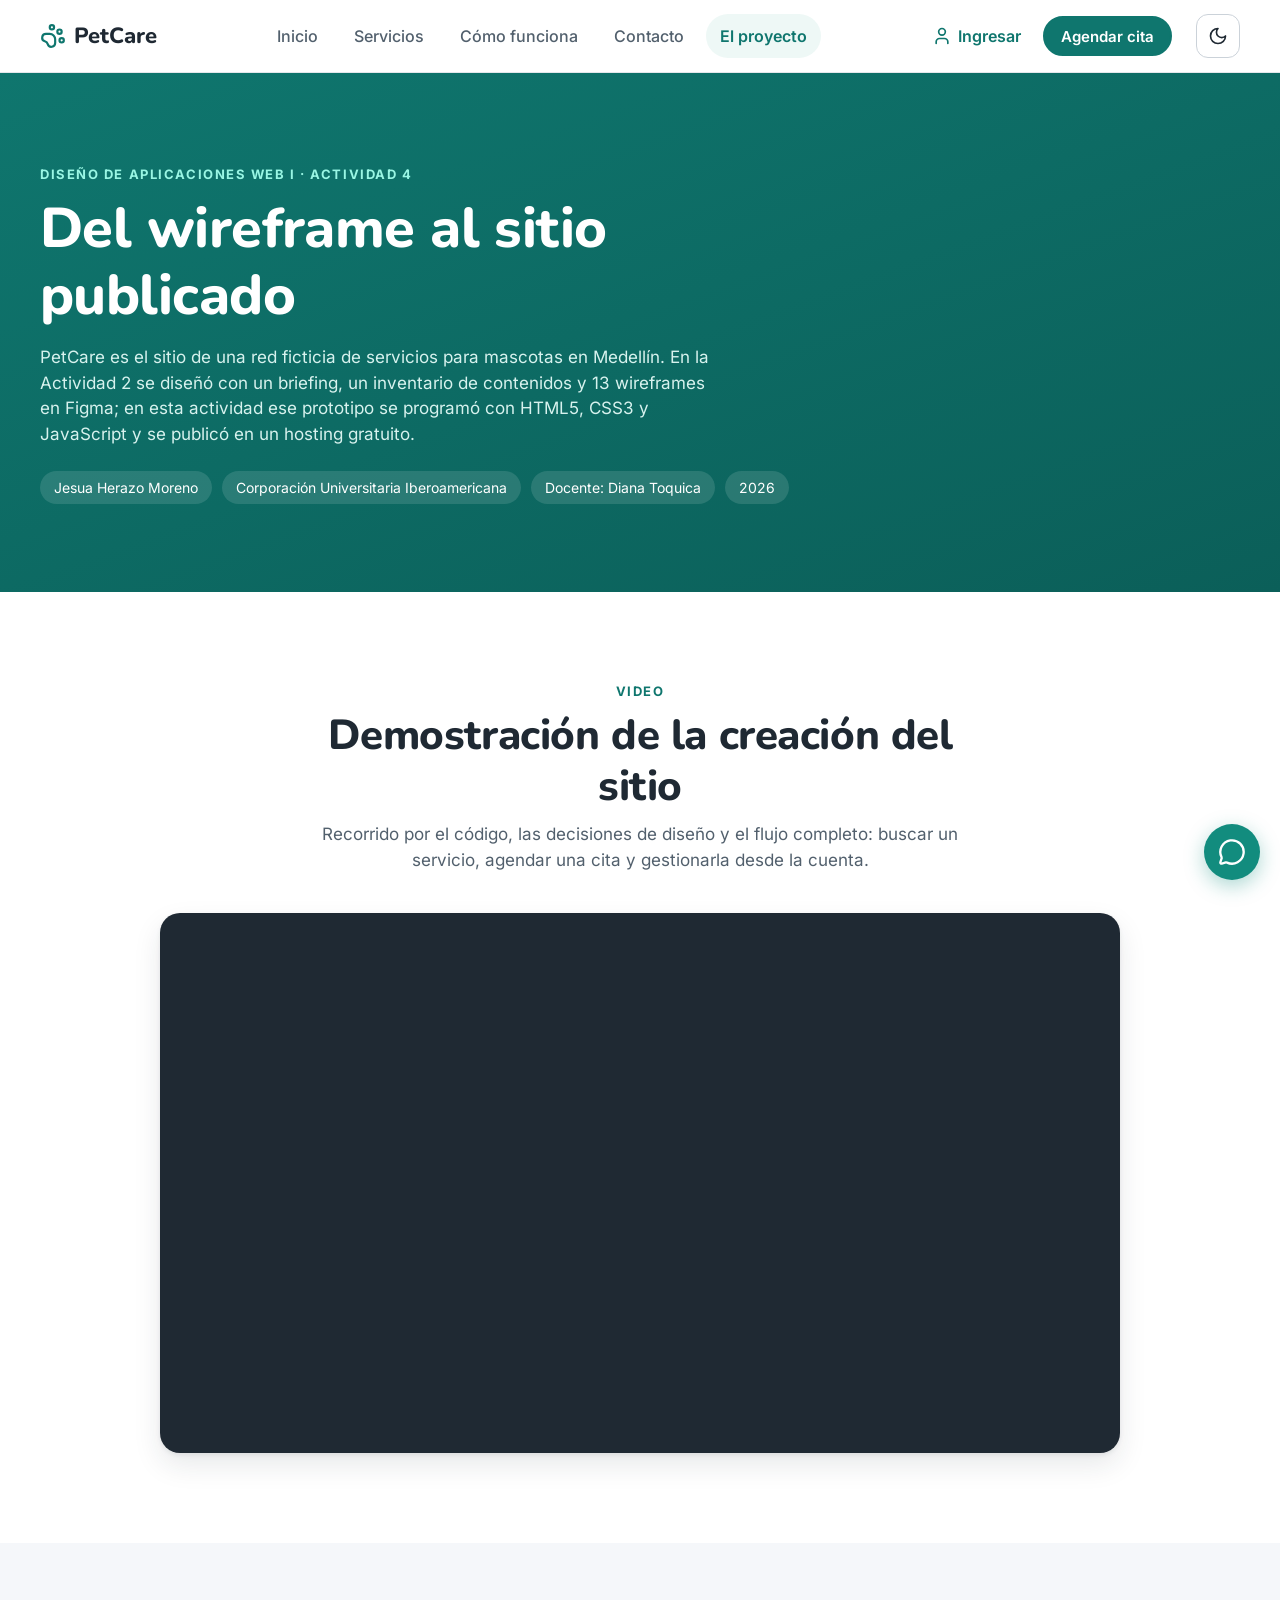
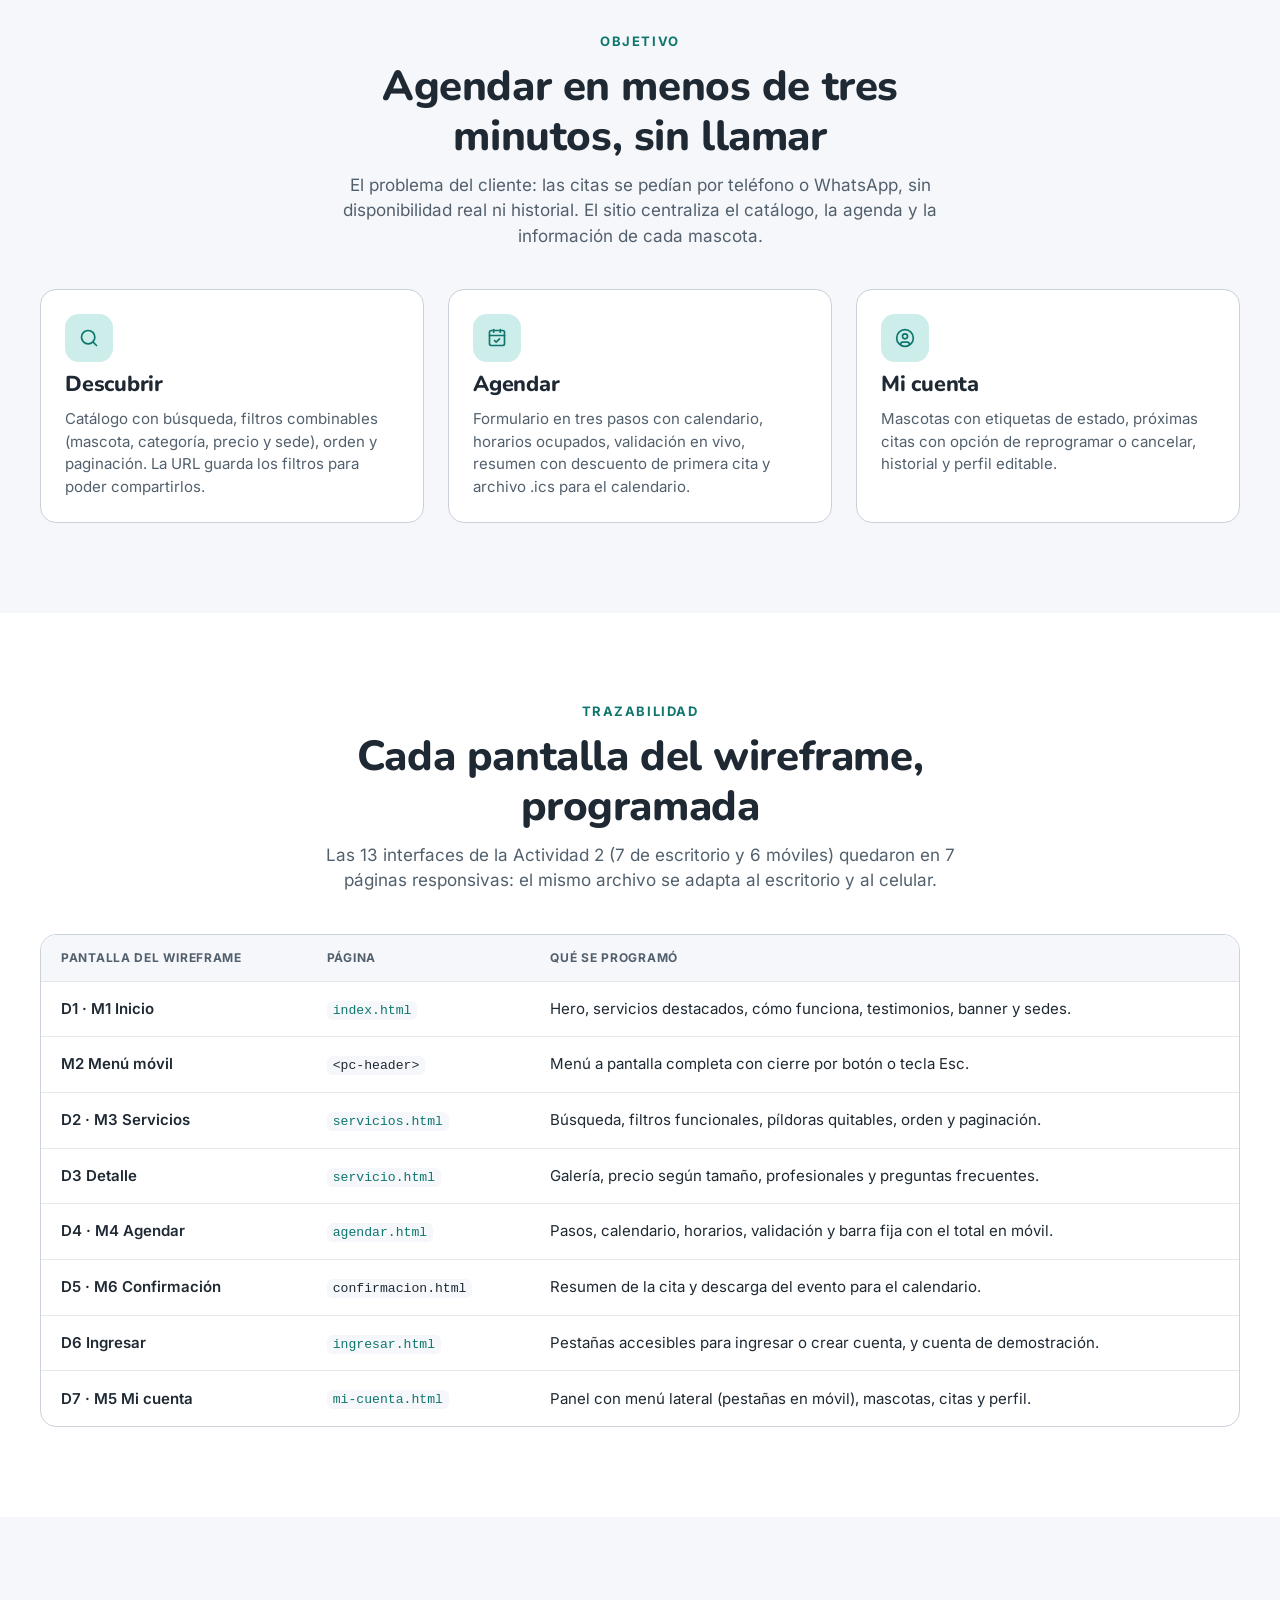
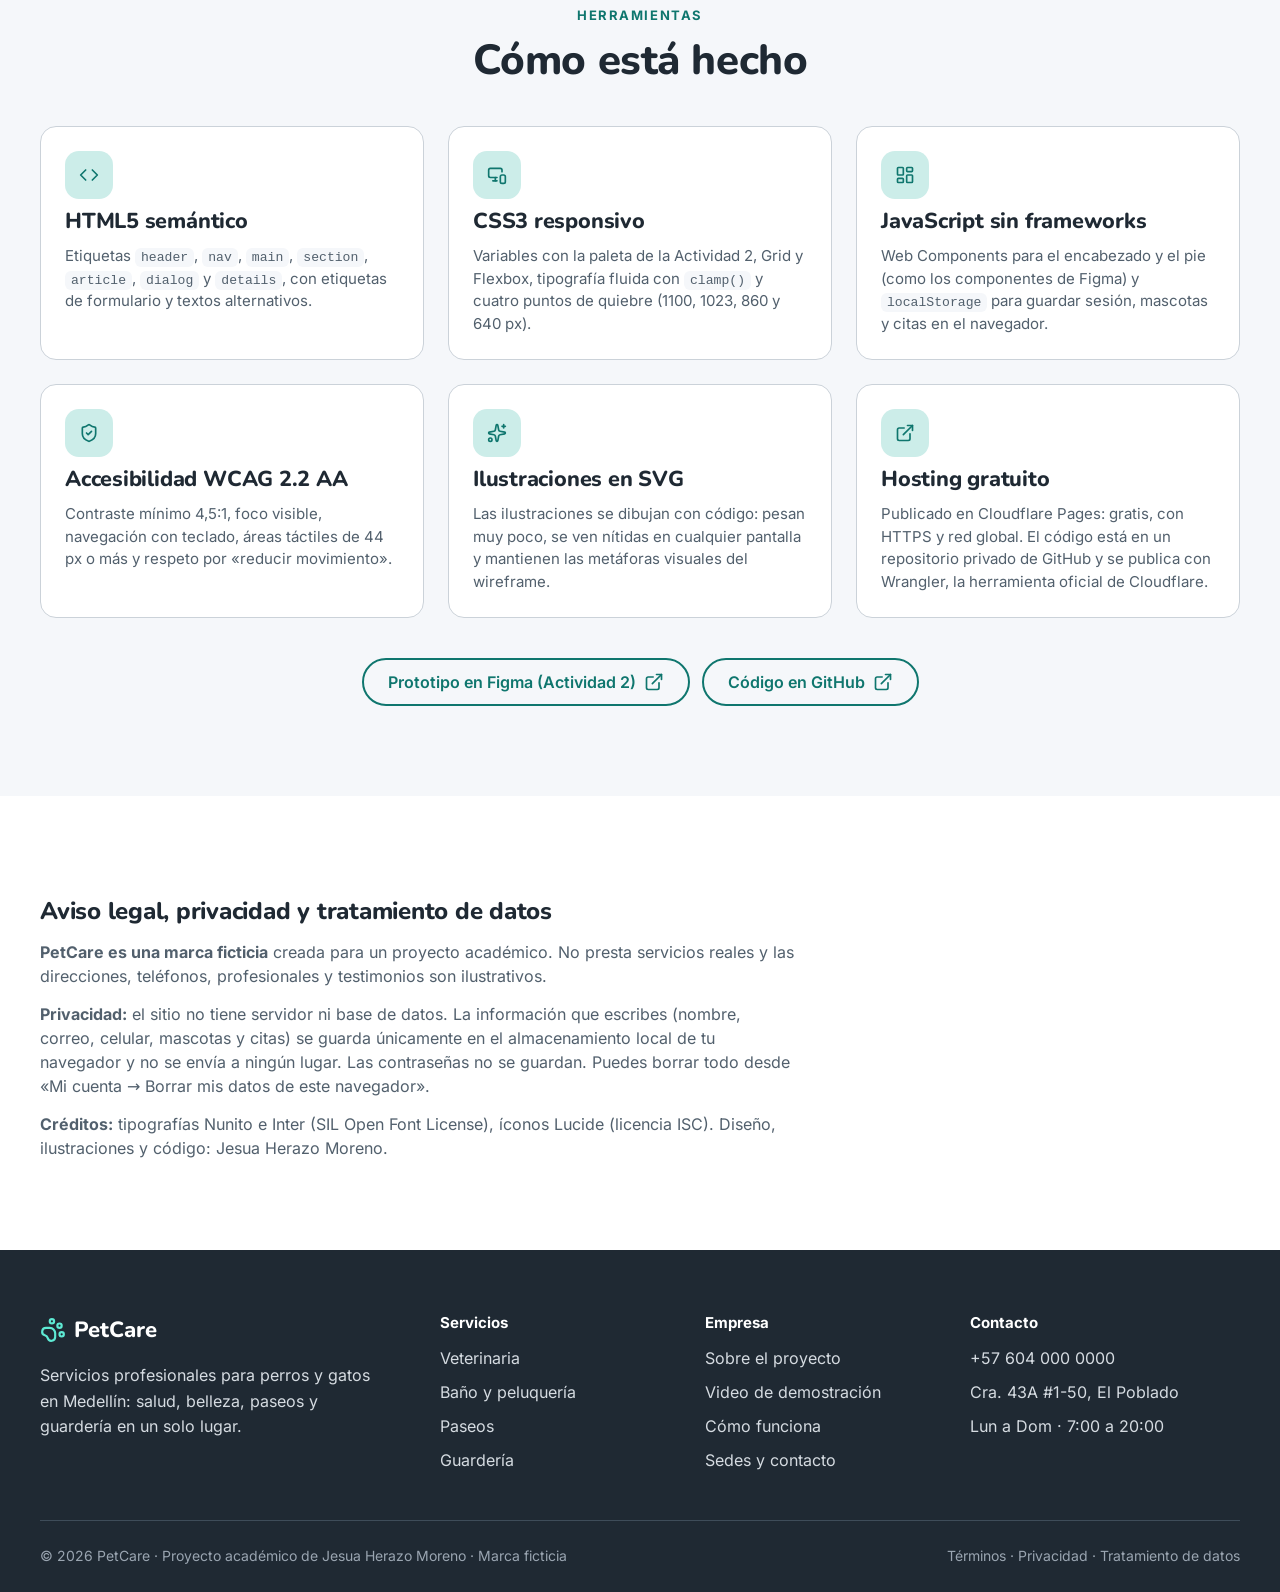
<file: proyecto.html>
<!DOCTYPE html>
<html lang="es-CO">
<head>
  <meta charset="utf-8">
  <meta name="viewport" content="width=device-width, initial-scale=1">
  <title>El proyecto y video de demostración · PetCare</title>
  <meta name="description" content="Cómo se construyó PetCare: del wireframe de Figma a un sitio responsivo con HTML5, CSS3 y JavaScript publicado en GitHub Pages. Incluye el video de demostración.">
  <meta name="robots" content="noindex, nofollow">
  <meta name="theme-color" content="#0F766E">
  <script>/* HU-01: aplica el tema guardado antes de pintar */try{var t=localStorage.getItem('petcare:tema')||(matchMedia('(prefers-color-scheme: dark)').matches?'oscuro':'claro');document.documentElement.setAttribute('data-tema',t)}catch(e){}</script>
  <link rel="icon" href="assets/img/favicon.svg" type="image/svg+xml">
  <link rel="preload" href="assets/fonts/nunito-latin-wght-normal.woff2" as="font" type="font/woff2" crossorigin>
  <link rel="preload" href="assets/fonts/inter-latin-wght-normal.woff2" as="font" type="font/woff2" crossorigin>
  <link rel="stylesheet" href="assets/css/styles.css">
  <script src="assets/js/config.js" defer></script>
  <script src="assets/js/icons.js" defer></script>
  <script src="assets/js/illustrations.js" defer></script>
  <script src="assets/js/data.js" defer></script>
  <script src="assets/js/store.js" defer></script>
  <script src="assets/js/theme.js" defer></script>
  <script src="assets/js/components.js" defer></script>
  <script src="assets/js/pages/project.js" defer></script>
</head>
<body>
  <a class="skip-link" href="#contenido">Saltar al contenido</a>
  <pc-header active="proyecto"></pc-header>

  <main id="contenido">
    <section class="project-hero">
      <div class="container">
        <span class="eyebrow">Diseño de Aplicaciones Web I · Actividad 4</span>
        <h1>Del wireframe al sitio publicado</h1>
        <p>PetCare es el sitio de una red ficticia de servicios para mascotas en Medellín. En la Actividad 2 se diseñó con un briefing, un inventario de contenidos y 13 wireframes en Figma; en esta actividad ese prototipo se programó con HTML5, CSS3 y JavaScript y se publicó en un hosting gratuito.</p>
        <div class="meta">
          <span>Jesua Herazo Moreno</span>
          <span>Corporación Universitaria Iberoamericana</span>
          <span>Docente: Diana Toquica</span>
          <span>2026</span>
        </div>
      </div>
    </section>

    <!-- VIDEO DE DEMOSTRACIÓN (requisito del entregable) -->
    <section class="section" id="video" aria-labelledby="video-title">
      <div class="container" style="max-width:1000px">
        <div class="section-head">
          <span class="eyebrow">Video</span>
          <h2 id="video-title">Demostración de la creación del sitio</h2>
          <p>Recorrido por el código, las decisiones de diseño y el flujo completo: buscar un servicio, agendar una cita y gestionarla desde la cuenta.</p>
        </div>
        <div class="video-frame" id="video-frame"></div>
      </div>
    </section>

    <!-- OBJETIVO -->
    <section class="section section--alt" aria-labelledby="obj-title">
      <div class="container">
        <div class="section-head">
          <span class="eyebrow">Objetivo</span>
          <h2 id="obj-title">Agendar en menos de tres minutos, sin llamar</h2>
          <p>El problema del cliente: las citas se pedían por teléfono o WhatsApp, sin disponibilidad real ni historial. El sitio centraliza el catálogo, la agenda y la información de cada mascota.</p>
        </div>
        <div class="grid grid--3">
          <article class="card feature"><span class="bubble"><i data-icon="search"></i></span><h3>Descubrir</h3><p>Catálogo con búsqueda, filtros combinables (mascota, categoría, precio y sede), orden y paginación. La URL guarda los filtros para poder compartirlos.</p></article>
          <article class="card feature"><span class="bubble"><i data-icon="calendar-check" ></i></span><h3>Agendar</h3><p>Formulario en tres pasos con calendario, horarios ocupados, validación en vivo, resumen con descuento de primera cita y archivo .ics para el calendario.</p></article>
          <article class="card feature"><span class="bubble"><i data-icon="circle-user"></i></span><h3>Mi cuenta</h3><p>Mascotas con etiquetas de estado, próximas citas con opción de reprogramar o cancelar, historial y perfil editable.</p></article>
        </div>
      </div>
    </section>

    <!-- DE WIREFRAME A CÓDIGO -->
    <section class="section" aria-labelledby="map-title">
      <div class="container">
        <div class="section-head">
          <span class="eyebrow">Trazabilidad</span>
          <h2 id="map-title">Cada pantalla del wireframe, programada</h2>
          <p>Las 13 interfaces de la Actividad 2 (7 de escritorio y 6 móviles) quedaron en 7 páginas responsivas: el mismo archivo se adapta al escritorio y al celular.</p>
        </div>
        <div class="table-wrap">
          <table class="table mapping">
            <thead><tr><th scope="col">Pantalla del wireframe</th><th scope="col">Página</th><th scope="col">Qué se programó</th></tr></thead>
            <tbody>
              <tr><td>D1 · M1 Inicio</td><td><a href="index.html"><code>index.html</code></a></td><td>Hero, servicios destacados, cómo funciona, testimonios, banner y sedes.</td></tr>
              <tr><td>M2 Menú móvil</td><td><code>&lt;pc-header&gt;</code></td><td>Menú a pantalla completa con cierre por botón o tecla Esc.</td></tr>
              <tr><td>D2 · M3 Servicios</td><td><a href="servicios.html"><code>servicios.html</code></a></td><td>Búsqueda, filtros funcionales, píldoras quitables, orden y paginación.</td></tr>
              <tr><td>D3 Detalle</td><td><a href="servicio.html?id=bano-peluqueria"><code>servicio.html</code></a></td><td>Galería, precio según tamaño, profesionales y preguntas frecuentes.</td></tr>
              <tr><td>D4 · M4 Agendar</td><td><a href="agendar.html"><code>agendar.html</code></a></td><td>Pasos, calendario, horarios, validación y barra fija con el total en móvil.</td></tr>
              <tr><td>D5 · M6 Confirmación</td><td><code>confirmacion.html</code></td><td>Resumen de la cita y descarga del evento para el calendario.</td></tr>
              <tr><td>D6 Ingresar</td><td><a href="ingresar.html"><code>ingresar.html</code></a></td><td>Pestañas accesibles para ingresar o crear cuenta, y cuenta de demostración.</td></tr>
              <tr><td>D7 · M5 Mi cuenta</td><td><a href="mi-cuenta.html"><code>mi-cuenta.html</code></a></td><td>Panel con menú lateral (pestañas en móvil), mascotas, citas y perfil.</td></tr>
            </tbody>
          </table>
        </div>
      </div>
    </section>

    <!-- HERRAMIENTAS -->
    <section class="section section--alt" aria-labelledby="tec-title">
      <div class="container">
        <div class="section-head">
          <span class="eyebrow">Herramientas</span>
          <h2 id="tec-title">Cómo está hecho</h2>
        </div>
        <div class="grid grid--3">
          <article class="card feature"><span class="bubble"><i data-icon="code"></i></span><h3>HTML5 semántico</h3><p>Etiquetas <code>header</code>, <code>nav</code>, <code>main</code>, <code>section</code>, <code>article</code>, <code>dialog</code> y <code>details</code>, con etiquetas de formulario y textos alternativos.</p></article>
          <article class="card feature"><span class="bubble"><i data-icon="monitor-smartphone"></i></span><h3>CSS3 responsivo</h3><p>Variables con la paleta de la Actividad 2, Grid y Flexbox, tipografía fluida con <code>clamp()</code> y cuatro puntos de quiebre (1100, 1023, 860 y 640 px).</p></article>
          <article class="card feature"><span class="bubble"><i data-icon="layout-dashboard"></i></span><h3>JavaScript sin frameworks</h3><p>Web Components para el encabezado y el pie (como los componentes de Figma) y <code>localStorage</code> para guardar sesión, mascotas y citas en el navegador.</p></article>
          <article class="card feature"><span class="bubble"><i data-icon="shield-check"></i></span><h3>Accesibilidad WCAG 2.2 AA</h3><p>Contraste mínimo 4,5:1, foco visible, navegación con teclado, áreas táctiles de 44 px o más y respeto por «reducir movimiento».</p></article>
          <article class="card feature"><span class="bubble"><i data-icon="sparkles"></i></span><h3>Ilustraciones en SVG</h3><p>Las ilustraciones se dibujan con código: pesan muy poco, se ven nítidas en cualquier pantalla y mantienen las metáforas visuales del wireframe.</p></article>
          <article class="card feature"><span class="bubble"><i data-icon="external-link"></i></span><h3>Hosting gratuito</h3><p>Publicado en Cloudflare Pages: gratis, con HTTPS y red global. El código está en un repositorio privado de GitHub y se publica con Wrangler, la herramienta oficial de Cloudflare.</p></article>
        </div>
        <p class="center mt-40" id="enlaces"></p>
      </div>
    </section>

    <!-- AVISO LEGAL -->
    <section class="section" id="aviso" aria-labelledby="aviso-title">
      <div class="container">
        <div class="prose">
          <h2 id="aviso-title">Aviso legal, privacidad y tratamiento de datos</h2>
          <p><strong>PetCare es una marca ficticia</strong> creada para un proyecto académico. No presta servicios reales y las direcciones, teléfonos, profesionales y testimonios son ilustrativos.</p>
          <p><strong>Privacidad:</strong> el sitio no tiene servidor ni base de datos. La información que escribes (nombre, correo, celular, mascotas y citas) se guarda únicamente en el almacenamiento local de tu navegador y no se envía a ningún lugar. Las contraseñas no se guardan. Puedes borrar todo desde «Mi cuenta → Borrar mis datos de este navegador».</p>
          <p><strong>Créditos:</strong> tipografías Nunito e Inter (SIL Open Font License), íconos Lucide (licencia ISC). Diseño, ilustraciones y código: Jesua Herazo Moreno.</p>
        </div>
      </div>
    </section>
  </main>

  <pc-footer></pc-footer>
</body>
</html>
</file>
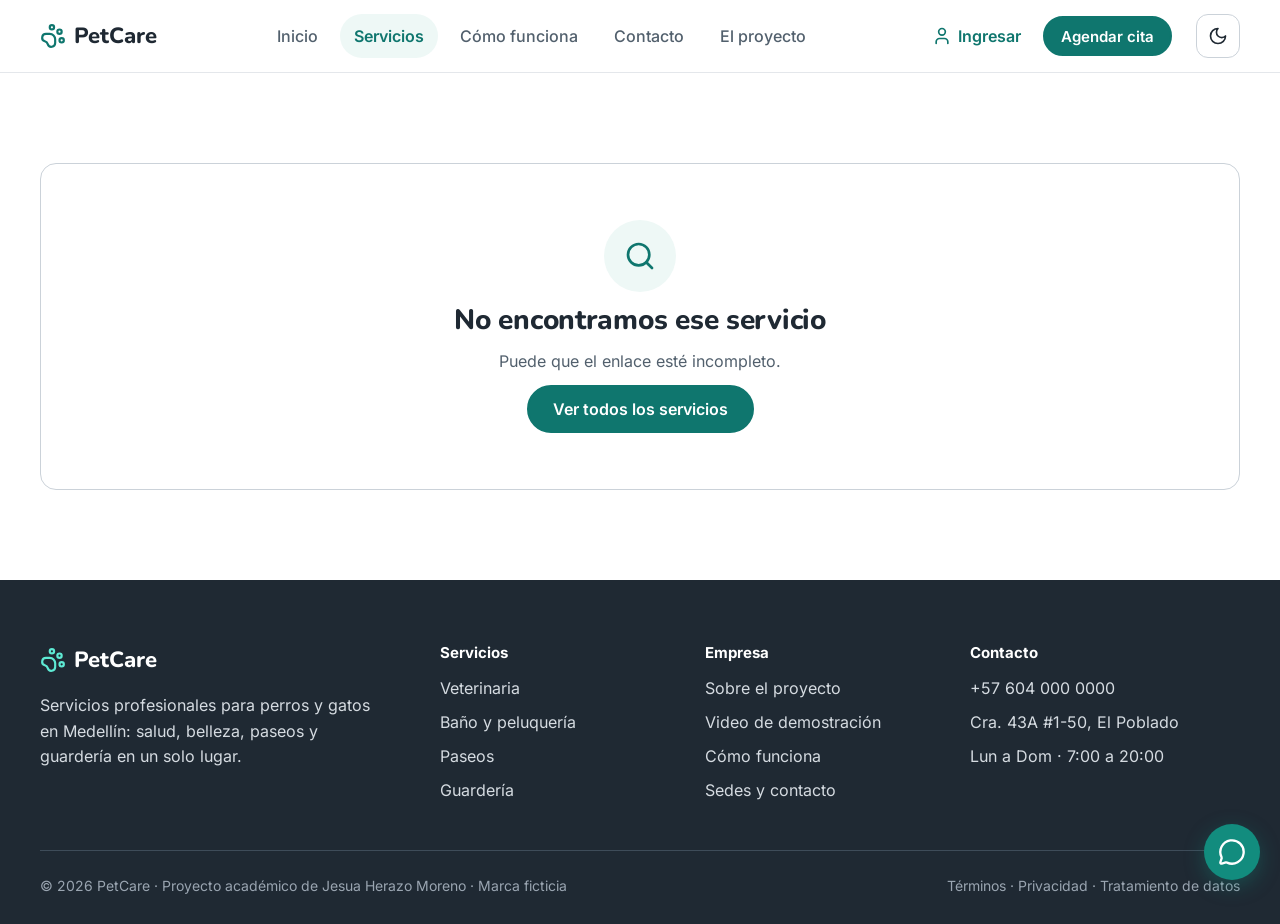
<file: servicio.html>
<!DOCTYPE html>
<html lang="es-CO">
<head>
  <meta charset="utf-8">
  <meta name="viewport" content="width=device-width, initial-scale=1">
  <title>Detalle del servicio · PetCare</title>
  <meta name="description" content="Precio, duración, qué incluye y profesionales de cada servicio PetCare. Agenda tu cita en línea.">
  <meta name="robots" content="noindex, nofollow">
  <meta name="theme-color" content="#0F766E">
  <script>/* HU-01: aplica el tema guardado antes de pintar */try{var t=localStorage.getItem('petcare:tema')||(matchMedia('(prefers-color-scheme: dark)').matches?'oscuro':'claro');document.documentElement.setAttribute('data-tema',t)}catch(e){}</script>
  <link rel="icon" href="assets/img/favicon.svg" type="image/svg+xml">
  <link rel="preload" href="assets/fonts/nunito-latin-wght-normal.woff2" as="font" type="font/woff2" crossorigin>
  <link rel="preload" href="assets/fonts/inter-latin-wght-normal.woff2" as="font" type="font/woff2" crossorigin>
  <link rel="stylesheet" href="assets/css/styles.css">
  <script src="assets/js/icons.js" defer></script>
  <script src="assets/js/illustrations.js" defer></script>
  <script src="assets/js/data.js" defer></script>
  <script src="assets/js/store.js" defer></script>
  <script src="assets/js/theme.js" defer></script>
  <script src="assets/js/components.js" defer></script>
  <script src="assets/js/pages/detail.js" defer></script>
</head>
<body>
  <a class="skip-link" href="#contenido">Saltar al contenido</a>
  <pc-header active="servicios"></pc-header>

  <main id="contenido">
    <div class="container" style="padding-top:28px">
      <nav class="breadcrumb" aria-label="Migas de pan">
        <ol><li><a href="index.html">Inicio</a></li><li><a href="servicios.html">Servicios</a></li><li aria-current="page" id="miga">Servicio</li></ol>
      </nav>

      <!-- Galería + información para decidir (D3) -->
      <div class="detail">
        <div class="gallery">
          <div class="gallery__main" id="foto"></div>
          <div class="gallery__thumbs" id="miniaturas" aria-label="Más imágenes"></div>
        </div>

        <div class="detail__info">
          <span><span class="tag" id="categoria"></span></span>
          <h1 id="nombre"></h1>
          <p class="rating" id="rating"></p>
          <div class="price-row">
            <span class="price-big" id="precio" aria-live="polite"></span>
            <span class="tag tag--outline" id="duracion"></span>
          </div>
          <p class="muted" id="descripcion"></p>
          <div>
            <h2 class="h-small" style="font-family:var(--f-texto);font-size:1rem;font-weight:700;margin-bottom:6px">Incluye</h2>
            <ul class="includes" id="incluye"></ul>
          </div>
          <fieldset style="border:0;padding:0;margin:0">
            <legend style="font-weight:700;margin-bottom:8px">Tamaño de tu mascota</legend>
            <div class="segmented" id="tamanos"></div>
          </fieldset>
          <p class="hint" id="sedes"></p>
          <div class="detail__ctas">
            <a class="btn btn--block" id="agendar" href="agendar.html">Agendar este servicio</a>
            <button class="btn btn--secundario btn--block" type="button" id="whatsapp"><i data-icon="message-circle"></i>Escribir por WhatsApp</button>
          </div>
          <p class="hint"><i data-icon="shield-check" style="display:inline"></i> Cancelación gratis hasta 24 h antes de la cita. Pagas en la sede.</p>
        </div>
      </div>
    </div>

    <section class="section section--alt mt-40" aria-labelledby="pros-title">
      <div class="container">
        <h2 id="pros-title" style="margin-bottom:24px">Nuestros profesionales</h2>
        <div class="grid grid--3 pros" id="profesionales"></div>
      </div>
    </section>

    <section class="section" id="preguntas" aria-labelledby="faq-title">
      <div class="container">
        <h2 id="faq-title" style="margin-bottom:24px">Preguntas frecuentes</h2>
        <div class="accordion" id="faq"></div>
      </div>
    </section>

    <section class="section section--alt" aria-labelledby="rel-title">
      <div class="container">
        <h2 id="rel-title" style="margin-bottom:24px">También te puede interesar</h2>
        <div class="grid grid--3" id="relacionados"></div>
      </div>
    </section>
  </main>

  <pc-footer></pc-footer>
</body>
</html>
</file>
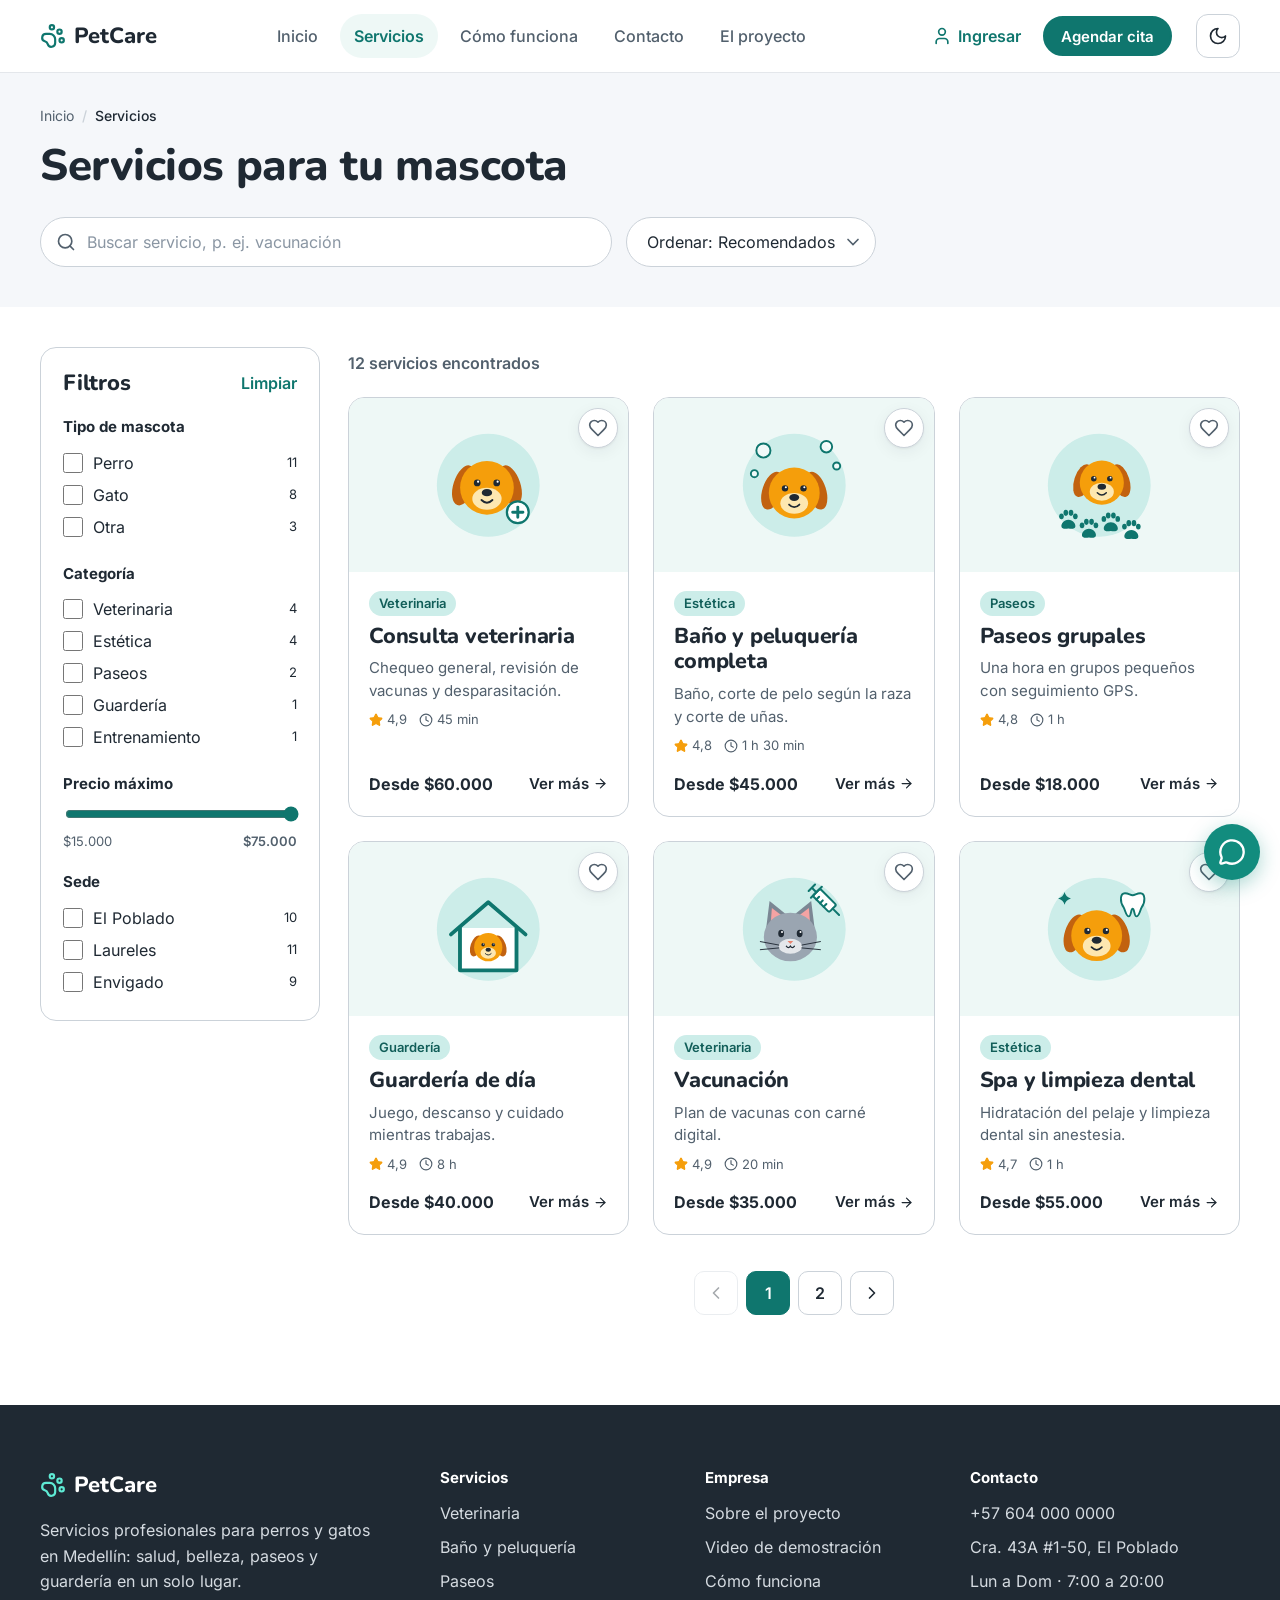
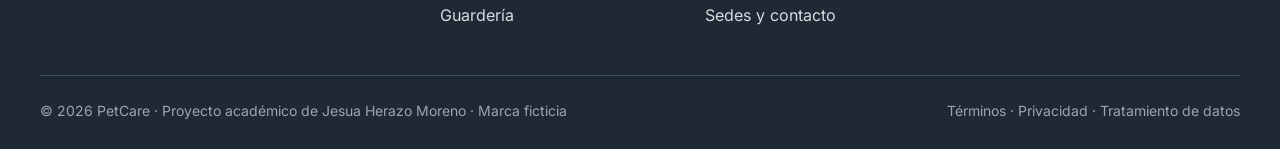
<file: servicios.html>
<!DOCTYPE html>
<html lang="es-CO">
<head>
  <meta charset="utf-8">
  <meta name="viewport" content="width=device-width, initial-scale=1">
  <title>Servicios para tu mascota · PetCare</title>
  <meta name="description" content="Catálogo de servicios PetCare: veterinaria, baño y peluquería, paseos, guardería y adiestramiento. Filtra por mascota, categoría, precio y sede.">
  <meta name="robots" content="noindex, nofollow">
  <meta name="theme-color" content="#0F766E">
  <script>/* HU-01: aplica el tema guardado antes de pintar */try{var t=localStorage.getItem('petcare:tema')||(matchMedia('(prefers-color-scheme: dark)').matches?'oscuro':'claro');document.documentElement.setAttribute('data-tema',t)}catch(e){}</script>
  <link rel="icon" href="assets/img/favicon.svg" type="image/svg+xml">
  <link rel="preload" href="assets/fonts/nunito-latin-wght-normal.woff2" as="font" type="font/woff2" crossorigin>
  <link rel="preload" href="assets/fonts/inter-latin-wght-normal.woff2" as="font" type="font/woff2" crossorigin>
  <link rel="stylesheet" href="assets/css/styles.css">
  <script src="assets/js/icons.js" defer></script>
  <script src="assets/js/illustrations.js" defer></script>
  <script src="assets/js/data.js" defer></script>
  <script src="assets/js/store.js" defer></script>
  <script src="assets/js/theme.js" defer></script>
  <script src="assets/js/components.js" defer></script>
  <script src="assets/js/pages/catalog.js" defer></script>
</head>
<body>
  <a class="skip-link" href="#contenido">Saltar al contenido</a>
  <pc-header active="servicios"></pc-header>

  <main id="contenido">
    <!-- Encabezado del catálogo (D2 / M3) -->
    <section class="page-head">
      <div class="container">
        <nav class="breadcrumb" aria-label="Migas de pan"><ol><li><a href="index.html">Inicio</a></li><li aria-current="page">Servicios</li></ol></nav>
        <h1>Servicios para tu mascota</h1>
        <form class="catalog-tools" role="search" onsubmit="return false">
          <label class="sr-only" for="buscar">Buscar servicio</label>
          <div class="input-icon"><i data-icon="search"></i><input class="input" type="search" id="buscar" placeholder="Buscar servicio, p. ej. vacunación" autocomplete="off"></div>
          <label class="sr-only" for="orden">Ordenar resultados</label>
          <select class="select" id="orden">
            <option value="recomendados">Ordenar: Recomendados</option>
            <option value="precio-asc">Precio: menor a mayor</option>
            <option value="precio-desc">Precio: mayor a menor</option>
            <option value="rating">Mejor calificados</option>
            <option value="nombre">Nombre (A–Z)</option>
          </select>
        </form>
      </div>
    </section>

    <section class="section" style="padding-top:40px" aria-label="Catálogo de servicios">
      <div class="container catalog">
        <!-- Barra lateral de filtros (en móvil se abre como panel) -->
        <aside class="card filters" id="filtros" aria-label="Filtros">
          <div class="filters__head">
            <h2>Filtros</h2>
            <span style="display:flex;gap:8px;align-items:center">
              <button class="link-btn" type="button" id="limpiar">Limpiar</button>
              <button class="icon-btn filters__close" type="button" id="cerrar-filtros" aria-label="Cerrar filtros"><i data-icon="x"></i></button>
            </span>
          </div>
          <fieldset><legend>Tipo de mascota</legend><div id="f-especie"></div></fieldset>
          <fieldset><legend>Categoría</legend><div id="f-categoria"></div></fieldset>
          <fieldset>
            <legend>Precio máximo</legend>
            <div class="price-range">
              <label class="sr-only" for="precio">Precio máximo</label>
              <input type="range" id="precio" min="15000" max="75000" step="5000" value="75000">
              <div class="flex-between hint"><span>$15.000</span><output for="precio" id="precio-out">$75.000</output></div>
            </div>
          </fieldset>
          <fieldset><legend>Sede</legend><div id="f-sede"></div></fieldset>
          <button class="btn btn--block filters__apply" type="button" id="aplicar">Ver resultados</button>
        </aside>

        <div class="catalog-results">
          <h2 class="sr-only">Resultados</h2>
          <div class="quick-cats" id="quick-cats" aria-label="Categorías rápidas"></div>
          <div class="results-bar">
            <strong id="conteo" aria-live="polite"></strong>
            <div class="chips" id="chips"></div>
            <button class="btn btn--fantasma btn--sm filters-open" type="button" id="abrir-filtros" aria-controls="filtros" aria-expanded="false" style="width:auto"><i data-icon="sliders-horizontal"></i>Filtros <span id="n-filtros"></span></button>
          </div>
          <div class="grid grid--3" id="resultados"></div>
          <nav class="pagination" id="paginacion" aria-label="Paginación"></nav>
        </div>
      </div>
    </section>
  </main>

  <pc-footer></pc-footer>
</body>
</html>
</file>
<file: assets/css/styles.css>
/* =========================================================
   PetCare — Hoja de estilos principal
   Diseño de Aplicaciones Web I · Actividad 4
   Basada en el wireframe de la Actividad 2 (paleta, tipografía,
   espaciado múltiplo de 4/8 px, esquinas 16/10 px, botones píldora).
   ========================================================= */

/* ---------- 1. Fuentes (auto-alojadas, licencia SIL OFL) ---------- */
@font-face {
  font-family: "Nunito";
  src: url("../fonts/nunito-latin-wght-normal.woff2") format("woff2");
  font-weight: 200 1000;
  font-style: normal;
  font-display: swap;
}
@font-face {
  font-family: "Inter";
  src: url("../fonts/inter-latin-wght-normal.woff2") format("woff2");
  font-weight: 100 900;
  font-style: normal;
  font-display: swap;
}

/* ---------- 2. Variables de diseño (Tabla 2 y 3 de la Actividad 2) ---------- */
:root {
  /* Color */
  --verde: #0f766e;          /* Verde PetCare: interactivo / seleccionado (5,47:1) */
  --verde-hover: #115e59;    /* Texto verde sobre verde claro (ajuste AA de la Act. 2) */
  --verde-claro: #ccede9;
  --verde-fondo: #eef8f6;
  --ambar: #f59e0b;          /* Solo gráfico: estrellas */
  --ambar-claro: #fef3c7;
  --ambar-texto: #b45309;
  --rojo: #b42318;
  --rojo-claro: #fee4e2;
  --tinta: #1f2933;          /* Títulos, texto principal, pie (14,76:1) */
  --gris-texto: #52606d;     /* Texto secundario (6,46:1) */
  --gris-borde: #cbd2d9;
  --gris-suave: #e4e7eb;
  --fondo: #f5f7fa;
  --blanco: #ffffff;

  /* Tipografía */
  --f-titulo: "Nunito", ui-rounded, "Segoe UI", system-ui, sans-serif;
  --f-texto: "Inter", system-ui, -apple-system, "Segoe UI", Roboto, sans-serif;
  --h1: clamp(2rem, 1.2rem + 3.4vw, 3.5rem);      /* 32 → 56 px */
  --h2: clamp(1.625rem, 1.2rem + 1.8vw, 2.625rem);/* 26 → 42 px */
  --h3: clamp(1.0625rem, 0.95rem + 0.5vw, 1.375rem);

  /* Forma y espacio */
  --r-card: 16px;
  --r-campo: 10px;
  --r-pill: 999px;
  --contenedor: 1200px;
  --gutter: 24px;
  --header-h: 72px;
  --sombra: 0 1px 2px rgba(31, 41, 51, .06), 0 4px 16px rgba(31, 41, 51, .06);
  --sombra-hover: 0 2px 4px rgba(31, 41, 51, .08), 0 12px 28px rgba(31, 41, 51, .10);
  --transicion: 180ms cubic-bezier(.2, .7, .3, 1);
}

/* ---------- 3. Reset y base ---------- */
*, *::before, *::after { box-sizing: border-box; }
html { -webkit-text-size-adjust: 100%; scroll-behavior: smooth; scroll-padding-top: calc(var(--header-h) + 16px); }
body {
  margin: 0;
  font-family: var(--f-texto);
  font-size: 1rem;
  line-height: 1.5;
  color: var(--tinta);
  background: var(--blanco);
  -webkit-font-smoothing: antialiased;
  text-rendering: optimizeLegibility;
  min-height: 100vh;
  display: flex;
  flex-direction: column;
}
main { flex: 1; }
img, svg { display: block; max-width: 100%; }
h1, h2, h3, h4 { font-family: var(--f-titulo); font-weight: 800; line-height: 1.2; margin: 0; letter-spacing: -.01em; }
h1 { font-size: var(--h1); }
h2 { font-size: var(--h2); }
h3 { font-size: var(--h3); }
p { margin: 0; }
a { color: var(--verde); text-decoration: none; }
a:hover { color: var(--verde-hover); }
button, input, select, textarea { font: inherit; color: inherit; }
button { cursor: pointer; }
ul { margin: 0; padding: 0; list-style: none; }
:focus-visible { outline: 3px solid var(--verde); outline-offset: 2px; border-radius: 6px; }
::selection { background: var(--verde-claro); }

[hidden] { display: none !important; }
.stack { display: grid; gap: 18px; }
.icon { width: 1.25em; height: 1.25em; flex-shrink: 0; }
.sr-only { position: absolute !important; width: 1px; height: 1px; padding: 0; margin: -1px; overflow: hidden; clip: rect(0 0 0 0); white-space: nowrap; border: 0; }
.skip-link {
  position: absolute; left: 16px; top: -60px; z-index: 200;
  background: var(--tinta); color: #fff; padding: 12px 20px; border-radius: var(--r-campo); font-weight: 600;
}
.skip-link:focus { top: 12px; color: #fff; }

.container { width: 100%; max-width: calc(var(--contenedor) + 40px); margin-inline: auto; padding-inline: 20px; }
.section { padding-block: clamp(56px, 7vw, 96px); }
.section--alt { background: var(--fondo); }
.section-head { text-align: center; max-width: 640px; margin: 0 auto 40px; display: grid; gap: 10px; }
.section-head p { color: var(--gris-texto); font-size: 1.0625rem; }
.eyebrow { font-size: .8125rem; font-weight: 700; letter-spacing: .12em; text-transform: uppercase; color: var(--verde); }
.muted { color: var(--gris-texto); }
.lead { font-size: clamp(1rem, .95rem + .3vw, 1.25rem); color: var(--gris-texto); }

/* ---------- 4. Botones (primario, secundario, blanco) ---------- */
.btn {
  --btn-bg: var(--verde); --btn-fg: #fff; --btn-bd: var(--verde);
  display: inline-flex; align-items: center; justify-content: center; gap: 8px;
  min-height: 48px; padding: 0 24px;
  border-radius: var(--r-pill); border: 2px solid var(--btn-bd);
  background: var(--btn-bg); color: var(--btn-fg);
  font-weight: 600; font-size: 1rem; line-height: 1; white-space: nowrap;
  transition: background var(--transicion), color var(--transicion), border-color var(--transicion), transform var(--transicion), box-shadow var(--transicion);
}
.btn:hover { --btn-bg: var(--verde-hover); --btn-bd: var(--verde-hover); color: var(--btn-fg); }
.btn:active { transform: translateY(1px); }
.btn--secundario { --btn-bg: transparent; --btn-fg: var(--verde); }
.btn--secundario:hover { --btn-bg: var(--verde-fondo); --btn-fg: var(--verde-hover); }
.btn--blanco { --btn-bg: #fff; --btn-fg: var(--verde); --btn-bd: #fff; }
.btn--blanco:hover { --btn-bg: var(--verde-fondo); --btn-fg: var(--verde-hover); --btn-bd: var(--verde-fondo); }
.btn--fantasma { --btn-bg: transparent; --btn-fg: var(--gris-texto); --btn-bd: var(--gris-borde); }
.btn--fantasma:hover { --btn-bg: var(--fondo); --btn-fg: var(--tinta); --btn-bd: var(--gris-borde); }
.btn--sm { min-height: 40px; padding: 0 16px; font-size: .9375rem; }
.btn--block { width: 100%; }
.btn[disabled], .btn[aria-disabled="true"] { opacity: .5; pointer-events: none; }
.link-btn { background: none; border: 0; padding: 0; color: var(--verde); font-weight: 600; display: inline-flex; align-items: center; gap: 6px; }
.link-btn:hover { color: var(--verde-hover); text-decoration: underline; }
.link-arrow { display: inline-flex; align-items: center; gap: 4px; font-weight: 600; font-size: .9375rem; }
.link-arrow .icon { width: 1em; height: 1em; transition: transform var(--transicion); }
.link-arrow:hover .icon { transform: translateX(3px); }

/* ---------- 5. Etiquetas / píldoras de estado (semáforo) ---------- */
.tag {
  display: inline-flex; align-items: center; gap: 6px;
  padding: 3px 10px; border-radius: var(--r-pill);
  font-size: .8125rem; font-weight: 600; line-height: 1.4;
  background: var(--verde-claro); color: var(--verde-hover);
}
.tag--ambar { background: var(--ambar-claro); color: var(--ambar-texto); }
.tag--rojo { background: var(--rojo-claro); color: var(--rojo); }
.tag--gris { background: var(--gris-suave); color: var(--gris-texto); }
.tag--outline { background: #fff; border: 1px solid var(--gris-borde); color: var(--gris-texto); }

/* ---------- 6. Encabezado global ---------- */
pc-header { display: block; min-height: calc(var(--header-h) + 1px); }
.site-header {
  position: sticky; top: 0; z-index: 50;
  background: rgba(255, 255, 255, .92);
  backdrop-filter: saturate(1.4) blur(10px);
  -webkit-backdrop-filter: saturate(1.4) blur(10px);
  border-bottom: 1px solid var(--gris-suave);
}
pc-header { position: sticky; top: 0; z-index: 50; }
.site-header__inner { height: var(--header-h); display: flex; align-items: center; gap: 24px; }
.logo { display: inline-flex; align-items: center; gap: 8px; font-family: var(--f-titulo); font-weight: 800; font-size: 1.375rem; color: var(--tinta); }
.logo:hover { color: var(--tinta); }
.logo .icon { color: var(--verde); width: 26px; height: 26px; }
.nav { margin-inline: auto; }
.nav ul { display: flex; gap: 8px; }
.nav a { display: block; padding: 10px 14px; border-radius: var(--r-pill); color: var(--gris-texto); font-weight: 500; transition: background var(--transicion), color var(--transicion); }
.nav a:hover { color: var(--tinta); background: var(--fondo); }
.nav a[aria-current="page"] { color: var(--verde); background: var(--verde-fondo); font-weight: 600; }
.header-actions { display: flex; align-items: center; gap: 16px; }
.header-user { display: inline-flex; align-items: center; gap: 6px; font-weight: 600; color: var(--verde); padding: 10px 6px; }
.menu-toggle { display: none; width: 44px; height: 44px; border: 1px solid var(--gris-borde); border-radius: 12px; background: #fff; align-items: center; justify-content: center; margin-left: auto; }

/* Menú móvil a pantalla completa (M2) */
.mobile-menu {
  position: fixed; inset: 0; z-index: 100; background: #fff;
  display: flex; flex-direction: column; padding: 0 20px 24px;
  transform: translateX(100%); visibility: hidden;
  transition: transform 260ms cubic-bezier(.2, .7, .3, 1), visibility 0s linear 260ms;
  overflow-y: auto;
}
.mobile-menu.is-open { transform: none; visibility: visible; transition: transform 260ms cubic-bezier(.2, .7, .3, 1); }
.mobile-menu__top { height: var(--header-h); display: flex; align-items: center; justify-content: space-between; border-bottom: 1px solid var(--gris-suave); margin: 0 -20px; padding: 0 20px; }
.mobile-menu nav a { display: flex; align-items: center; justify-content: space-between; padding: 18px 0; border-bottom: 1px solid var(--gris-suave); font-family: var(--f-titulo); font-weight: 800; font-size: 1.25rem; color: var(--tinta); }
.mobile-menu nav a[aria-current="page"] { color: var(--verde); }
.mobile-menu nav a .icon { color: var(--gris-texto); }
.mobile-menu__ctas { display: grid; gap: 12px; margin-top: 28px; }
.mobile-menu__contact { margin-top: 28px; display: grid; gap: 10px; color: var(--gris-texto); font-size: .9375rem; }
.mobile-menu__contact li { display: flex; gap: 10px; align-items: center; }
body.no-scroll { overflow: hidden; }

/* ---------- 7. Pie de página ---------- */
.site-footer { background: var(--tinta); color: #d5dbe1; padding: 64px 0 28px; margin-top: auto; }
.site-footer a { color: #d5dbe1; }
.site-footer a:hover { color: #fff; text-decoration: underline; }
.footer-grid { display: grid; grid-template-columns: 1.6fr 1fr 1fr 1.2fr; gap: 40px; }
.site-footer .logo { color: #fff; }
.site-footer .logo .icon { color: #5eead4; }
.footer-brand p { margin-top: 14px; max-width: 340px; line-height: 1.6; }
.footer-col h2 { font-family: var(--f-texto); font-size: .9375rem; font-weight: 700; color: #fff; margin-bottom: 14px; letter-spacing: 0; }
.footer-col li + li { margin-top: 10px; }
.footer-bottom { margin-top: 48px; padding-top: 24px; border-top: 1px solid #3e4c59; display: flex; justify-content: space-between; gap: 16px; flex-wrap: wrap; font-size: .875rem; color: #9aa5b1; }
.footer-bottom a { color: #9aa5b1; }

/* ---------- 8. Tarjetas de servicio ---------- */
.grid { display: grid; gap: var(--gutter); }
.grid--4 { grid-template-columns: repeat(4, 1fr); }
.grid--3 { grid-template-columns: repeat(3, 1fr); }
.grid--2 { grid-template-columns: repeat(2, 1fr); }

.card { background: #fff; border: 1px solid var(--gris-borde); border-radius: var(--r-card); }
.service-card {
  position: relative; display: flex; flex-direction: column; overflow: hidden;
  transition: transform var(--transicion), box-shadow var(--transicion), border-color var(--transicion);
}
.service-card:hover { transform: translateY(-4px); box-shadow: var(--sombra-hover); border-color: #b5c0c8; }
.service-card__media { background: var(--verde-fondo); aspect-ratio: 16 / 10; display: grid; place-items: center; }
.service-card__media svg { width: 46%; height: auto; transition: transform 300ms ease; }
.service-card:hover .service-card__media svg { transform: scale(1.06) rotate(-2deg); }
.service-card__body { padding: 18px 20px 20px; display: flex; flex-direction: column; gap: 8px; flex: 1; }
.service-card__body h3 a { color: var(--tinta); }
.service-card__body h3 a::after { content: ""; position: absolute; inset: 0; } /* toda la tarjeta es clicable */
.service-card__body p { color: var(--gris-texto); font-size: .9375rem; }
.service-card__foot { margin-top: auto; padding-top: 8px; display: flex; justify-content: space-between; align-items: center; gap: 8px; }
.service-card__price { font-weight: 700; }
.service-card__meta { display: flex; gap: 12px; font-size: .8125rem; color: var(--gris-texto); }
.service-card__meta span { display: inline-flex; align-items: center; gap: 4px; }
.service-card__meta .icon { width: 14px; height: 14px; }
.star { color: var(--ambar); fill: var(--ambar); }

/* ---------- 9. Inicio (D1 / M1) ---------- */
.hero { background: var(--fondo); padding-block: clamp(40px, 6vw, 80px); overflow: hidden; }
.hero__grid { display: grid; grid-template-columns: 1.05fr 1fr; gap: 48px; align-items: center; }
.hero__copy { display: grid; gap: 22px; justify-items: start; }
.hero__copy h1 { max-width: 14ch; }
.hero__copy .lead { max-width: 46ch; }
.hero__ctas { display: flex; gap: 12px; flex-wrap: wrap; }
.hero__trust { display: flex; flex-wrap: wrap; gap: 8px 24px; color: var(--gris-texto); font-size: .9375rem; }
.hero__trust li { display: inline-flex; align-items: center; gap: 6px; }
.hero__trust strong { color: var(--tinta); }
.hero__art { position: relative; background: #fff; border-radius: 24px; padding: clamp(16px, 3vw, 32px); box-shadow: var(--sombra); }
.hero__art svg { width: 100%; height: auto; }
.hero__floating {
  position: absolute; display: flex; align-items: center; gap: 10px;
  background: #fff; border-radius: 14px; padding: 10px 14px; box-shadow: var(--sombra-hover); font-size: .875rem;
}
.hero__floating strong { display: block; font-size: .9375rem; }
.hero__floating .bubble { width: 36px; height: 36px; border-radius: 50%; background: var(--verde-claro); color: var(--verde); display: grid; place-items: center; }
.hero__floating--a { left: -18px; bottom: 28px; animation: flotar 5s ease-in-out infinite; }
.hero__floating--b { right: -14px; top: 22px; animation: flotar 5s ease-in-out -2.5s infinite; }
@keyframes flotar { 50% { transform: translateY(-8px); } }

.steps { counter-reset: paso; }
.step { padding: 28px; display: grid; gap: 10px; align-content: start; }
.step__num { width: 40px; height: 40px; border-radius: 50%; background: var(--verde); color: #fff; display: grid; place-items: center; font-family: var(--f-titulo); font-weight: 800; font-size: 1.125rem; margin-bottom: 6px; }
.step p { color: var(--gris-texto); }

.testimonial { padding: 24px; display: grid; gap: 14px; align-content: start; }
.testimonial .stars { display: flex; gap: 2px; }
.testimonial blockquote { margin: 0; color: var(--tinta); }
.testimonial figcaption { display: flex; align-items: center; gap: 10px; font-size: .875rem; color: var(--gris-texto); }
.testimonial figcaption strong { display: block; color: var(--tinta); font-size: .9375rem; }
.avatar { width: 40px; height: 40px; border-radius: 50%; background: var(--verde-claro); color: var(--verde-hover); display: grid; place-items: center; font-weight: 700; font-family: var(--f-titulo); flex-shrink: 0; }
.avatar--lg { width: 56px; height: 56px; font-size: 1.25rem; }
.note-small { text-align: center; color: var(--gris-texto); font-size: .8125rem; margin-top: 16px; }

.cta-banner {
  background: var(--verde); color: #fff; border-radius: 24px;
  padding: clamp(28px, 4vw, 48px); display: flex; align-items: center; justify-content: space-between; gap: 24px;
  position: relative; overflow: hidden;
}
.cta-banner::after { content: ""; position: absolute; right: -60px; top: -60px; width: 220px; height: 220px; border-radius: 50%; background: rgba(255, 255, 255, .07); }
.cta-banner h2 { font-size: clamp(1.5rem, 1.1rem + 1.4vw, 2.125rem); }
.cta-banner p { color: #d7f2ee; margin-top: 8px; }
.cta-banner .btn { position: relative; z-index: 1; }

.sedes .sede { padding: 24px; display: grid; gap: 12px; align-content: start; }
.sede__row { display: flex; gap: 10px; color: var(--gris-texto); font-size: .9375rem; }
.sede__row .icon { color: var(--verde); margin-top: 2px; }

/* ---------- 10. Encabezado de página interna ---------- */
.page-head { background: var(--fondo); padding: 32px 0 40px; }
.page-head h1 { font-size: clamp(2rem, 1.4rem + 2vw, 2.75rem); margin-top: 14px; }
.breadcrumb ol { display: flex; flex-wrap: wrap; gap: 8px; font-size: .875rem; color: var(--gris-texto); list-style: none; padding: 0; margin: 0; }
.breadcrumb li + li::before { content: "/"; margin-right: 8px; color: var(--gris-borde); }
.breadcrumb a { color: var(--gris-texto); }
.breadcrumb a:hover { color: var(--verde); }
.breadcrumb [aria-current] { color: var(--tinta); font-weight: 500; }

/* ---------- 11. Formularios ---------- */
.field { display: grid; gap: 6px; }
.field label, .field .label { font-size: .9375rem; font-weight: 500; }
.input, .select, .textarea {
  width: 100%; min-height: 48px; padding: 12px 14px;
  border: 1px solid var(--gris-borde); border-radius: var(--r-campo); background: #fff;
  transition: border-color var(--transicion), box-shadow var(--transicion);
}
.textarea { min-height: 96px; resize: vertical; }
.input::placeholder, .textarea::placeholder { color: #8a96a3; }
.input:hover, .select:hover, .textarea:hover { border-color: #9aa5b1; }
.input:focus, .select:focus, .textarea:focus { outline: none; border-color: var(--verde); box-shadow: 0 0 0 4px rgba(15, 118, 110, .15); }
.select { appearance: none; padding-right: 40px; background: #fff url("data:image/svg+xml,%3Csvg xmlns='http://www.w3.org/2000/svg' width='20' height='20' fill='none' stroke='%2352606d' stroke-width='2' stroke-linecap='round' viewBox='0 0 24 24'%3E%3Cpath d='m6 9 6 6 6-6'/%3E%3C/svg%3E") no-repeat right 12px center; }
.field.has-error .input, .field.has-error .select, .field.has-error .textarea { border-color: var(--rojo); }
.field-error { color: var(--rojo); font-size: .8125rem; display: none; align-items: center; gap: 6px; }
.field.has-error .field-error { display: flex; }
.hint { font-size: .8125rem; color: var(--gris-texto); }
.input-icon { position: relative; }
.input-icon .icon { position: absolute; left: 16px; top: 50%; transform: translateY(-50%); color: var(--gris-texto); pointer-events: none; }
.input-icon .input { padding-left: 46px; border-radius: var(--r-pill); }

.check { display: flex; align-items: center; gap: 10px; cursor: pointer; min-height: 32px; }
.check input { width: 20px; height: 20px; accent-color: var(--verde); margin: 0; cursor: pointer; flex-shrink: 0; }
.form-grid { display: grid; grid-template-columns: 1fr 1fr; gap: 18px; }
.form-grid .full { grid-column: 1 / -1; }

/* Selector segmentado (tamaño, pestañas) */
.segmented { display: flex; background: var(--fondo); border-radius: 12px; padding: 4px; gap: 4px; }
.segmented input { position: absolute; opacity: 0; pointer-events: none; }
.segmented label, .segmented button {
  flex: 1; text-align: center; padding: 10px 12px; border-radius: 9px; cursor: pointer;
  color: var(--gris-texto); font-weight: 500; border: 1.5px solid transparent; background: none;
  transition: background var(--transicion), color var(--transicion), border-color var(--transicion);
}
.segmented input:checked + label, .segmented button[aria-selected="true"] { background: #fff; color: var(--verde); border-color: var(--verde); font-weight: 600; box-shadow: var(--sombra); }
.segmented input:focus-visible + label { outline: 3px solid var(--verde); outline-offset: 2px; }

/* ---------- 12. Catálogo (D2 / M3) ---------- */
.catalog-tools { display: flex; gap: 14px; margin-top: 24px; flex-wrap: wrap; }
.catalog-tools .input-icon { flex: 1 1 360px; max-width: 572px; }
.catalog-tools .select { width: auto; min-width: 240px; border-radius: var(--r-pill); padding-left: 20px; }
.catalog { display: grid; grid-template-columns: 280px 1fr; gap: 28px; align-items: start; }
.filters { padding: 22px; position: sticky; top: calc(var(--header-h) + 20px); }
.filters__head { display: flex; justify-content: space-between; align-items: center; margin-bottom: 8px; }
.filters__head h2 { font-size: 1.375rem; }
.filters fieldset { border: 0; padding: 0; margin: 20px 0 0; display: grid; gap: 4px; }
.filters legend { font-weight: 700; font-size: .9375rem; margin-bottom: 8px; padding: 0; }
.filters .check span { color: var(--tinta); }
.filters .count { margin-left: auto; color: var(--gris-texto); font-size: .8125rem; }
.price-range { display: grid; gap: 8px; }
.price-range input[type="range"] { width: 100%; accent-color: var(--verde); }
.price-range output { font-weight: 600; }
.icon-btn.filters__close { display: none; }
.filters__apply { display: none; margin-top: 24px; }
.results-bar { display: flex; justify-content: space-between; align-items: center; gap: 12px; flex-wrap: wrap; margin-bottom: 18px; min-height: 32px; }
.results-bar strong { color: var(--gris-texto); font-weight: 600; }
.chips { display: flex; flex-wrap: wrap; gap: 8px; }
.chip { display: inline-flex; align-items: center; gap: 6px; border: 0; padding: 6px 10px 6px 12px; border-radius: var(--r-pill); background: var(--verde-claro); color: var(--verde-hover); font-size: .8125rem; font-weight: 600; }
.chip:hover { background: #b7e3de; }
.chip .icon { width: 14px; height: 14px; }
.quick-cats { display: none; gap: 8px; overflow-x: auto; padding-bottom: 4px; margin-bottom: 16px; scrollbar-width: none; }
.quick-cats::-webkit-scrollbar { display: none; }
.quick-cats button { flex-shrink: 0; min-height: 40px; padding: 0 16px; border-radius: var(--r-pill); border: 1px solid var(--gris-borde); background: #fff; font-weight: 500; font-size: .9375rem; }
.quick-cats button[aria-pressed="true"] { background: var(--verde); border-color: var(--verde); color: #fff; }
.filters-open { display: none; }
.pagination { display: flex; justify-content: center; gap: 8px; margin-top: 36px; }
.pagination button { min-width: 44px; height: 44px; border-radius: 10px; border: 1px solid var(--gris-borde); background: #fff; font-weight: 600; display: grid; place-items: center; }
.pagination button[aria-current="page"] { background: var(--verde); border-color: var(--verde); color: #fff; }
.pagination button:disabled { opacity: .4; cursor: default; }
.empty { text-align: center; padding: 56px 24px; display: grid; justify-items: center; gap: 12px; }
.empty .bubble-lg { width: 72px; height: 72px; border-radius: 50%; background: var(--verde-fondo); color: var(--verde); display: grid; place-items: center; }
.empty .bubble-lg .icon { width: 32px; height: 32px; }

/* ---------- 13. Detalle del servicio (D3) ---------- */
.detail { display: grid; grid-template-columns: 1fr 1fr; gap: 48px; align-items: start; padding-top: 24px; }
.gallery__main { background: var(--verde-fondo); border-radius: 20px; aspect-ratio: 4 / 3; display: grid; place-items: center; overflow: hidden; }
.gallery__main svg { width: 56%; height: auto; animation: aparecer 300ms ease; }
@keyframes aparecer { from { opacity: 0; transform: scale(.96); } }
.gallery__thumbs { display: grid; grid-template-columns: repeat(4, 1fr); gap: 12px; margin-top: 12px; }
.gallery__thumbs button { background: var(--verde-fondo); border: 2px solid transparent; border-radius: 12px; aspect-ratio: 16 / 10; display: grid; place-items: center; padding: 6px; transition: border-color var(--transicion); }
.gallery__thumbs button svg { height: 100%; width: auto; }
.gallery__thumbs button[aria-pressed="true"] { border-color: var(--verde); }
.gallery__thumbs button:hover { border-color: var(--gris-borde); }
.detail__info { display: grid; gap: 18px; }
.detail__info h1 { font-size: clamp(1.875rem, 1.4rem + 1.6vw, 2.5rem); }
.rating { display: flex; align-items: center; gap: 6px; color: var(--gris-texto); font-size: .9375rem; }
.rating strong { color: var(--tinta); }
.price-row { display: flex; align-items: center; gap: 14px; flex-wrap: wrap; }
.price-big { font-family: var(--f-titulo); font-weight: 800; color: var(--verde); font-size: clamp(1.75rem, 1.4rem + 1vw, 2.25rem); }
.includes li { display: flex; gap: 10px; align-items: flex-start; padding: 4px 0; }
.includes .icon { color: var(--verde); margin-top: 2px; }
.detail__ctas { display: grid; gap: 12px; }
.pros .pro { padding: 18px; display: flex; gap: 14px; align-items: center; }
.pro small { display: block; color: var(--gris-texto); }
.accordion { display: grid; gap: 12px; max-width: 900px; }
.accordion details { border: 1px solid var(--gris-borde); border-radius: 14px; background: #fff; }
.accordion summary { list-style: none; cursor: pointer; padding: 18px 20px; font-weight: 600; display: flex; justify-content: space-between; align-items: center; gap: 12px; }
.accordion summary::-webkit-details-marker { display: none; }
.accordion summary .icon { color: var(--verde); transition: transform var(--transicion); }
.accordion details[open] summary .icon { transform: rotate(45deg); }
.accordion details > div { padding: 0 20px 18px; color: var(--gris-texto); }

/* ---------- 14. Agendar cita (D4 / M4) ---------- */
.back-link { display: inline-flex; align-items: center; gap: 6px; font-weight: 600; font-size: .9375rem; }
.stepper { display: flex; align-items: center; gap: 14px; margin-top: 18px; flex-wrap: wrap; }
.stepper li { display: flex; align-items: center; gap: 10px; color: var(--gris-texto); font-weight: 500; }
.stepper li .dot { width: 30px; height: 30px; border-radius: 50%; border: 2px solid var(--gris-borde); display: grid; place-items: center; font-size: .875rem; font-weight: 700; background: #fff; transition: all var(--transicion); }
.stepper li.is-active { color: var(--tinta); }
.stepper li.is-active .dot { border-color: var(--verde); background: var(--verde); color: #fff; }
.stepper li.is-done .dot { border-color: var(--verde); background: var(--verde); color: #fff; }
.stepper li.is-done { color: var(--tinta); }
.stepper .line { width: 56px; height: 2px; background: var(--gris-borde); }
.stepper .line.is-done { background: var(--verde); }
.progress-mobile { display: none; height: 6px; background: var(--gris-suave); border-radius: 99px; overflow: hidden; margin-top: 14px; }
.progress-mobile span { display: block; height: 100%; background: var(--verde); border-radius: 99px; transition: width 300ms ease; }

.booking { display: grid; grid-template-columns: 1fr 352px; gap: 32px; align-items: start; margin-top: 32px; }
.booking__blocks { display: grid; gap: 24px; }
.block { padding: 24px; }
.block > h2 { font-size: 1.375rem; margin-bottom: 18px; }
.block-sub { display: grid; grid-template-columns: 1fr 1fr; gap: 18px; margin-top: 20px; }
.pet-options { display: grid; grid-template-columns: repeat(3, 1fr); gap: 14px; min-height: 60px; }
.pet-option { position: relative; }
.pet-option input { position: absolute; opacity: 0; }
.pet-option label {
  display: flex; align-items: center; gap: 12px; padding: 14px; min-height: 72px;
  border: 1.5px solid var(--gris-borde); border-radius: 14px; cursor: pointer; background: #fff;
  transition: border-color var(--transicion), background var(--transicion);
}
.pet-option label:hover { border-color: #9aa5b1; }
.pet-option input:checked + label { border-color: var(--verde); border-width: 2px; background: var(--verde-fondo); }
.pet-option input:focus-visible + label { outline: 3px solid var(--verde); outline-offset: 2px; }
.pet-option .check-mark { margin-left: auto; width: 24px; height: 24px; border-radius: 50%; background: var(--verde); color: #fff; display: none; place-items: center; }
.pet-option .check-mark .icon { width: 14px; height: 14px; }
.pet-option input:checked + label .check-mark { display: grid; }
.pet-option strong { display: block; }
.pet-option small { color: var(--gris-texto); }
.pet-avatar { width: 44px; height: 44px; border-radius: 50%; background: var(--verde-claro); display: grid; place-items: center; overflow: hidden; flex-shrink: 0; }
.pet-avatar svg { width: 86%; height: auto; }
.pet-avatar--lg { width: 72px; height: 72px; }
.add-pet-btn { display: flex; align-items: center; justify-content: center; gap: 8px; min-height: 72px; border: 1.5px dashed #9aa5b1; border-radius: 14px; background: #fff; color: var(--verde); font-weight: 600; }
.add-pet-btn:only-child { grid-column: 1 / -1; }
.add-pet-btn:hover { background: var(--verde-fondo); border-color: var(--verde); }
.new-pet { margin-top: 18px; padding: 18px; border-radius: 14px; background: var(--fondo); display: grid; gap: 14px; }
.new-pet[hidden] { display: none; }

.datetime { display: grid; grid-template-columns: 1fr 1fr; gap: 28px; }
.calendar__head { display: flex; justify-content: space-between; align-items: center; margin-bottom: 10px; }
.calendar__head strong { font-family: var(--f-titulo); font-size: 1.0625rem; }
.icon-btn { width: 40px; height: 40px; border-radius: 10px; border: 0; background: none; display: grid; place-items: center; color: var(--tinta); }
.icon-btn:hover { background: var(--fondo); }
.icon-btn:disabled { opacity: .3; cursor: default; background: none; }
.calendar__grid { display: grid; grid-template-columns: repeat(7, 1fr); gap: 4px; text-align: center; }
.calendar__grid .dow { font-size: .8125rem; color: var(--gris-texto); padding: 6px 0; font-weight: 500; }
.calendar__grid button { aspect-ratio: 1; max-width: 44px; width: 100%; justify-self: center; border-radius: 50%; border: 0; background: none; font-weight: 500; font-size: .9375rem; transition: background var(--transicion); }
.calendar__grid button:hover:not(:disabled) { background: var(--verde-fondo); }
.calendar__grid button:disabled { color: #b5bec8; cursor: default; }
.calendar__grid button.is-today { box-shadow: inset 0 0 0 1.5px var(--gris-borde); }
.calendar__grid button[aria-pressed="true"] { background: var(--verde); color: #fff; font-weight: 700; }
.slots__title { font-weight: 600; margin-bottom: 10px; font-size: .9375rem; }
.slots { display: grid; grid-template-columns: 1fr 1fr; gap: 10px; }
.slots button { min-height: 44px; border-radius: 10px; border: 1.5px solid var(--gris-borde); background: #fff; font-weight: 600; transition: all var(--transicion); }
.slots button:hover:not(:disabled) { border-color: var(--verde); color: var(--verde); }
.slots button[aria-pressed="true"] { background: var(--verde); border-color: var(--verde); color: #fff; }
.slots button:disabled { background: var(--fondo); color: #9aa5b1; border-color: var(--gris-suave); cursor: not-allowed; font-weight: 500; }
.slots-empty { grid-column: 1 / -1; padding: 16px; border-radius: 10px; background: var(--fondo); color: var(--gris-texto); font-size: .9375rem; }
.day-strip { position: relative; display: none; gap: 8px; overflow-x: auto; padding-bottom: 6px; scrollbar-width: none; }
.day-strip::-webkit-scrollbar { display: none; }
.day-strip button { flex: 0 0 58px; padding: 8px 0; border-radius: 12px; border: 1.5px solid var(--gris-borde); background: #fff; display: grid; gap: 2px; font-size: .75rem; color: var(--gris-texto); }
.day-strip button strong { font-size: 1.125rem; color: var(--tinta); }
.day-strip button[aria-pressed="true"] { background: var(--verde); border-color: var(--verde); color: #d7f2ee; }
.day-strip button[aria-pressed="true"] strong { color: #fff; }

.summary { background: var(--fondo); border-radius: var(--r-card); padding: 24px; position: sticky; top: calc(var(--header-h) + 20px); display: grid; gap: 16px; }
.summary h2 { font-size: 1.375rem; }
.summary__service { display: flex; gap: 12px; align-items: center; padding-bottom: 16px; border-bottom: 1px solid var(--gris-borde); }
.summary__service .pet-avatar { border-radius: 12px; width: 52px; height: 52px; }
.summary__service small { display: block; color: var(--gris-texto); }
.kv { display: grid; gap: 10px; font-size: .9375rem; }
.kv > div { display: flex; justify-content: space-between; gap: 12px; }
.kv dt { color: var(--gris-texto); }
.kv dd { margin: 0; font-weight: 600; text-align: right; }
.kv .discount dt, .kv .discount dd { color: var(--verde); }
.summary__total { display: flex; justify-content: space-between; align-items: baseline; padding-top: 14px; border-top: 1px solid var(--gris-borde); }
.summary__total strong { font-family: var(--f-titulo); font-size: 2rem; font-weight: 800; }
.secure-note { display: flex; gap: 8px; color: var(--gris-texto); font-size: .8125rem; }
.secure-note .icon { width: 16px; height: 16px; margin-top: 1px; }
.mobile-bar { display: none; }
.form-alert { display: none; gap: 10px; align-items: flex-start; padding: 14px 16px; border-radius: 12px; background: var(--rojo-claro); color: var(--rojo); font-size: .9375rem; }
.form-alert.is-visible { display: flex; }

/* ---------- 15. Confirmación (D5 / M6) ---------- */
.confirm-wrap { background: var(--fondo); padding: clamp(32px, 7vw, 96px) 0; }
.confirm { max-width: 640px; margin: 0 auto; padding: clamp(28px, 5vw, 48px); text-align: center; display: grid; gap: 18px; justify-items: center; }
.confirm__icon { width: 88px; height: 88px; border-radius: 50%; background: var(--verde-claro); color: var(--verde); display: grid; place-items: center; animation: pop 500ms cubic-bezier(.3, 1.6, .5, 1); }
.confirm__icon .icon { width: 40px; height: 40px; }
@keyframes pop { from { transform: scale(.4); opacity: 0; } }
.confirm .kv { width: 100%; background: var(--fondo); border-radius: 14px; padding: 20px 24px; text-align: left; }
.confirm__ctas { display: flex; gap: 12px; flex-wrap: wrap; justify-content: center; }
.confirm__code { font-size: .875rem; color: var(--gris-texto); }

/* ---------- 16. Ingresar (D6) ---------- */
.auth { display: grid; grid-template-columns: 1fr 1fr; min-height: 100vh; }
.auth__brand { background: var(--verde); color: #fff; padding: 48px clamp(32px, 4.5vw, 64px); display: flex; flex-direction: column; gap: 40px; }
.auth__brand .logo { color: #fff; }
.auth__brand .logo .icon { color: #fff; }
.auth__art { background: var(--verde-fondo); border-radius: 24px; padding: 24px; margin-block: auto; }
.auth__brand h2 { font-size: clamp(1.5rem, 1.1rem + 1.2vw, 2rem); }
.auth__brand p { color: #d7f2ee; margin-top: 8px; }
.auth__panel { display: grid; grid-template-columns: minmax(0, 400px); justify-content: center; align-content: center; padding: 48px 20px; }
.auth__form { width: 100%; max-width: 400px; display: grid; gap: 18px; }
.auth__form > p { color: var(--gris-texto); }
.auth__row { display: flex; justify-content: space-between; align-items: center; gap: 12px; flex-wrap: wrap; font-size: .9375rem; }
.divider { display: flex; align-items: center; gap: 12px; color: var(--gris-texto); font-size: .875rem; }
.divider::before, .divider::after { content: ""; flex: 1; height: 1px; background: var(--gris-borde); }
.google-g { width: 22px; height: 22px; border-radius: 50%; border: 1px solid var(--gris-borde); display: grid; place-items: center; font-size: .75rem; font-weight: 700; }
.demo-box { padding: 14px 16px; border-radius: 12px; background: var(--ambar-claro); color: #7c3a06; font-size: .875rem; display: flex; gap: 10px; }
.demo-box .icon { margin-top: 1px; color: var(--ambar-texto); }

/* ---------- 17. Mi cuenta (D7 / M5) ---------- */
.dash { display: grid; grid-template-columns: 280px 1fr; min-height: calc(100vh - var(--header-h)); }
.dash__side { background: var(--fondo); padding: 32px 20px; border-right: 1px solid var(--gris-suave); }
.dash__user { display: flex; gap: 12px; align-items: center; padding: 0 8px 24px; }
.dash__user strong { display: block; }
.dash__user small { color: var(--gris-texto); word-break: break-all; }
.dash__nav { display: grid; gap: 4px; position: sticky; top: calc(var(--header-h) + 20px); }
.dash__nav a, .dash__nav button { display: flex; align-items: center; gap: 12px; padding: 12px 16px; border-radius: 12px; color: var(--tinta); font-weight: 500; background: none; border: 0; width: 100%; text-align: left; }
.dash__nav a:hover, .dash__nav button:hover { background: #e9edf2; color: var(--tinta); }
.dash__nav a[aria-current="true"] { background: var(--verde-claro); color: var(--verde-hover); font-weight: 600; }
.dash__nav hr { border: 0; border-top: 1px solid var(--gris-borde); margin: 8px 0; }
.dash__main { padding: 40px clamp(20px, 4vw, 48px) 64px; display: grid; gap: 40px; align-content: start; max-width: 1080px; width: 100%; }
.dash__head { display: flex; justify-content: space-between; align-items: center; gap: 16px; flex-wrap: wrap; }
.dash__head h1 { font-size: clamp(2rem, 1.5rem + 1.5vw, 2.5rem); }
.stats { display: grid; grid-template-columns: repeat(3, 1fr); gap: 20px; }
.stat { padding: 22px; display: flex; gap: 14px; align-items: center; }
.stat .bubble { width: 48px; height: 48px; border-radius: 50%; background: var(--verde-claro); color: var(--verde); display: grid; place-items: center; flex-shrink: 0; }
.stat small { color: var(--gris-texto); display: block; }
.stat strong { font-family: var(--f-titulo); font-size: 1.375rem; font-weight: 800; }
.dash-section { display: grid; gap: 18px; scroll-margin-top: calc(var(--header-h) + 24px); }
.dash-section__head { display: flex; justify-content: space-between; align-items: center; gap: 12px; }
.dash-section__head h2 { font-size: 1.5rem; }
.pet-card { padding: 22px; display: flex; gap: 18px; align-items: flex-start; }
.pet-card h3 { font-size: 1.5rem; }
.pet-card p { color: var(--gris-texto); margin: 4px 0 10px; }
.pet-card .tags { display: flex; flex-wrap: wrap; gap: 6px; margin-bottom: 10px; }
.table-wrap { border: 1px solid var(--gris-borde); border-radius: var(--r-card); overflow-x: auto; background: #fff; }
.table { width: 100%; border-collapse: collapse; min-width: 720px; font-size: .9375rem; }
.table th { text-align: left; font-size: .75rem; letter-spacing: .06em; text-transform: uppercase; color: var(--gris-texto); background: var(--fondo); padding: 14px 20px; font-weight: 700; }
.table td { padding: 16px 20px; border-top: 1px solid var(--gris-suave); vertical-align: middle; }
.table td:first-child { font-weight: 600; white-space: nowrap; }
.table .actions { display: flex; gap: 14px; justify-content: flex-end; }
.table .actions .link-btn { font-size: .875rem; }
.link-btn--danger { color: var(--rojo); }
.link-btn--danger:hover { color: #8e1b12; }
.next-card { display: none; }
.history li { display: flex; justify-content: space-between; gap: 12px; padding: 14px 0; border-bottom: 1px solid var(--gris-suave); font-size: .9375rem; }
.history li span { color: var(--gris-texto); white-space: nowrap; }
.tabbar { display: none; }

/* Diálogos */
dialog.modal { border: 0; border-radius: 20px; padding: 0; width: min(520px, calc(100% - 32px)); box-shadow: 0 24px 64px rgba(31, 41, 51, .25); color: var(--tinta); }
dialog.modal::backdrop { background: rgba(31, 41, 51, .45); backdrop-filter: blur(2px); }
.modal__head { display: flex; justify-content: space-between; align-items: center; padding: 20px 24px; border-bottom: 1px solid var(--gris-suave); }
.modal__head h2 { font-size: 1.375rem; }
.modal__body { padding: 24px; display: grid; gap: 16px; }
.modal__foot { padding: 16px 24px 24px; display: flex; gap: 12px; justify-content: flex-end; flex-wrap: wrap; }

/* Toast */
.toast-zone { position: fixed; left: 50%; bottom: 24px; transform: translateX(-50%); z-index: 300; display: grid; gap: 10px; width: min(440px, calc(100% - 32px)); pointer-events: none; }
.toast { background: var(--tinta); color: #fff; padding: 14px 18px; border-radius: 14px; box-shadow: var(--sombra-hover); display: flex; gap: 10px; align-items: flex-start; font-size: .9375rem; animation: toastIn 260ms cubic-bezier(.2, .7, .3, 1); }
.toast .icon { color: #5eead4; margin-top: 1px; }
.toast.is-leaving { opacity: 0; transform: translateY(8px); transition: all 200ms ease; }
@keyframes toastIn { from { opacity: 0; transform: translateY(12px); } }

/* ---------- 18. Página del proyecto ---------- */
.project-hero { background: linear-gradient(160deg, var(--verde) 0%, #0b5f59 100%); color: #fff; padding: clamp(48px, 7vw, 88px) 0; }
.project-hero .eyebrow { color: #99f6e4; }
.project-hero h1 { margin-top: 10px; max-width: 18ch; }
.project-hero p { color: #d7f2ee; max-width: 62ch; margin-top: 16px; font-size: 1.0625rem; }
.project-hero .meta { display: flex; flex-wrap: wrap; gap: 10px; margin-top: 24px; }
.project-hero .meta span { background: rgba(255, 255, 255, .12); padding: 6px 14px; border-radius: var(--r-pill); font-size: .875rem; }
.video-frame { position: relative; aspect-ratio: 16 / 9; border-radius: 20px; overflow: hidden; background: var(--tinta); box-shadow: var(--sombra-hover); }
.video-frame iframe { position: absolute; inset: 0; width: 100%; height: 100%; border: 0; }
.video-placeholder { position: absolute; inset: 0; display: grid; place-items: center; text-align: center; color: #d5dbe1; padding: 24px; background: radial-gradient(circle at 30% 20%, #2b3a47, var(--tinta)); }
.video-placeholder .play { width: 80px; height: 80px; border-radius: 50%; background: var(--verde); color: #fff; display: grid; place-items: center; margin: 0 auto 16px; }
.video-placeholder .play .icon { width: 34px; height: 34px; margin-left: 4px; }
.feature { padding: 24px; display: grid; gap: 10px; align-content: start; }
.feature .bubble { width: 48px; height: 48px; border-radius: 14px; background: var(--verde-claro); color: var(--verde); display: grid; place-items: center; }
.feature p { color: var(--gris-texto); font-size: .9375rem; }
.mapping td code, code { font-family: ui-monospace, "SFMono-Regular", Consolas, monospace; font-size: .875em; background: var(--fondo); padding: 2px 6px; border-radius: 6px; }
.prose { max-width: 760px; display: grid; gap: 14px; color: var(--gris-texto); }
.prose h2 { color: var(--tinta); font-size: 1.5rem; margin-top: 12px; }

/* ---------- 19. Utilidades ---------- */
.mt-0 { margin-top: 0; } .mt-8 { margin-top: 8px; } .mt-16 { margin-top: 16px; } .mt-24 { margin-top: 24px; } .mt-40 { margin-top: 40px; }
.center { text-align: center; }
.flex-between { display: flex; justify-content: space-between; align-items: center; gap: 12px; flex-wrap: wrap; }
.reveal { opacity: 0; transform: translateY(16px); transition: opacity 600ms ease, transform 600ms ease; }
.reveal.is-visible { opacity: 1; transform: none; }

/* =========================================================
   20. Responsivo
   ========================================================= */
@media (max-width: 1100px) {
  .grid--4 { grid-template-columns: repeat(2, 1fr); }
  .booking { grid-template-columns: 1fr 320px; }
  .datetime { grid-template-columns: 1fr; }
  .pet-options { grid-template-columns: repeat(2, 1fr); }
}

@media (max-width: 1023px) {
  /* Catálogo: filtros laterales → panel deslizable */
  .nav, .header-actions { display: none; }
  .menu-toggle { display: inline-flex; }
  .catalog { grid-template-columns: 1fr; }
  .filters {
    position: fixed; inset: 0 0 0 auto; width: min(360px, 100%); z-index: 120; border-radius: 0; border: 0;
    overflow-y: auto; transform: translateX(100%); visibility: hidden;
    transition: transform 260ms ease, visibility 0s linear 260ms; box-shadow: var(--sombra-hover);
  }
  .filters.is-open { transform: none; visibility: visible; transition: transform 260ms ease; }
  .icon-btn.filters__close { display: grid; }
  .filters__apply { display: flex; }
  .filters-open { display: inline-flex; }
  .quick-cats { display: flex; }
  .scrim { position: fixed; inset: 0; background: rgba(31, 41, 51, .45); z-index: 110; }
  .grid--3 { grid-template-columns: repeat(2, 1fr); }
  .detail { grid-template-columns: 1fr; gap: 32px; }
  .booking { grid-template-columns: 1fr; }
  .summary { position: static; }
  .dash { grid-template-columns: 1fr; }
  .dash__side { display: none; }
  .footer-grid { grid-template-columns: 1fr 1fr; }
}

@media (max-width: 860px) {
  :root { --header-h: 64px; }
  .hero__grid { grid-template-columns: 1fr; gap: 32px; }
  .hero__copy h1 { max-width: none; }
  .hero__floating--a { left: 8px; } .hero__floating--b { right: 8px; }
  .grid--3, .grid--2 { grid-template-columns: 1fr; }
  .cta-banner { flex-direction: column; align-items: stretch; text-align: left; }
  .auth { grid-template-columns: 1fr; }
  .auth__brand { padding: 24px 20px; gap: 20px; }
  .auth__brand .auth__art, .auth__brand > div:last-child { display: none; }
  .stats { grid-template-columns: 1fr; }
}

@media (max-width: 640px) {
  body { font-size: .9375rem; }
  .btn { width: 100%; }
  .hero__ctas { display: grid; width: 100%; }
  .hero__floating { display: none; }
  .grid--4 { grid-template-columns: repeat(2, 1fr); gap: 12px; }
  /* Tarjetas de servicio en inicio móvil: compactas */
  .home-services .service-card__media { aspect-ratio: 16 / 11; }
  .home-services .service-card__body { padding: 12px 14px 14px; gap: 4px; }
  .home-services .service-card__body p, .home-services .service-card__meta, .home-services .link-arrow, .home-services .tag { display: none; }
  .home-services .service-card__foot { padding-top: 2px; }
  .home-services .service-card__price { font-weight: 500; color: var(--gris-texto); font-size: .875rem; }
  /* Catálogo móvil: lista con miniatura (M3) */
  .catalog-results .grid--3 { grid-template-columns: 1fr; gap: 12px; }
  .catalog-results .service-card { flex-direction: row; align-items: center; padding: 12px; gap: 14px; }
  .catalog-results .service-card__media { width: 76px; flex-shrink: 0; aspect-ratio: 1; border-radius: 12px; }
  .catalog-results .service-card__media svg { width: 78%; }
  .catalog-results .service-card__body { padding: 0; gap: 2px; }
  .catalog-results .service-card__body p { font-size: .8125rem; display: -webkit-box; -webkit-line-clamp: 1; -webkit-box-orient: vertical; overflow: hidden; }
  .catalog-results .tag, .catalog-results .service-card__meta, .catalog-results .link-arrow { display: none; }
  .catalog-results .service-card__foot { padding-top: 0; }
  .catalog-tools .select { width: 100%; }
  .form-grid, .block-sub { grid-template-columns: 1fr; }
  .page-head { padding: 20px 0 24px; }
  /* Agendar móvil (M4) */
  .stepper { display: none; }
  .progress-mobile { display: block; }
  .block { padding: 20px 16px; }
  .pet-options { grid-template-columns: 1fr 1fr; gap: 10px; }
  .pet-option label { padding: 10px; min-height: 60px; gap: 8px; }
  .pet-option .pet-avatar { width: 36px; height: 36px; }
  .add-pet-btn { min-height: 60px; }
  .calendar { display: none; }
  .day-strip { display: flex; }
  .slots { grid-template-columns: repeat(3, 1fr); }
  .booking .summary .btn--confirm, .booking .summary .summary__total { display: none; }
  .mobile-bar {
    display: flex; position: fixed; left: 0; right: 0; bottom: 0; z-index: 60; background: #fff;
    border-top: 1px solid var(--gris-borde); padding: 12px 20px calc(12px + env(safe-area-inset-bottom));
    align-items: center; justify-content: space-between; gap: 16px; box-shadow: 0 -6px 20px rgba(31, 41, 51, .08);
  }
  .mobile-bar small { display: block; color: var(--gris-texto); font-size: .75rem; }
  .mobile-bar strong { font-family: var(--f-titulo); font-size: 1.5rem; font-weight: 800; }
  .mobile-bar .btn { width: auto; }
  .has-mobile-bar { padding-bottom: 96px; }
  .confirm__ctas { display: grid; width: 100%; }
  /* Mi cuenta móvil (M5) */
  .dash__main { padding: 24px 20px 120px; gap: 28px; }
  .dash__head .btn { display: none; }
  .stats { display: none; }
  .next-card { display: grid; gap: 6px; background: var(--verde); color: #fff; border-radius: var(--r-card); padding: 18px 20px; }
  .next-card small { color: #99f6e4; font-weight: 700; font-size: .75rem; letter-spacing: .1em; text-transform: uppercase; }
  .next-card strong { font-family: var(--f-titulo); font-size: 1.25rem; }
  .next-card span { color: #d7f2ee; font-size: .875rem; }
  .pet-card { padding: 16px; gap: 14px; }
  .pet-card .pet-avatar--lg { width: 56px; height: 56px; }
  .pet-card h3 { font-size: 1.125rem; }
  .table { min-width: 0; }
  .table thead { display: none; }
  .table tr { display: grid; grid-template-columns: 1fr auto; gap: 4px 12px; padding: 14px 16px; border-top: 1px solid var(--gris-suave); }
  .table tr:first-child { border-top: 0; }
  .table td { padding: 0; border: 0; }
  .table td[data-col="servicio"] { grid-column: 1; font-weight: 600; }
  .table td[data-col="fecha"] { grid-column: 1; font-weight: 500; color: var(--gris-texto); order: 2; }
  .table td[data-col="mascota"], .table td[data-col="sede"] { display: none; }
  .table td[data-col="estado"] { grid-column: 2; grid-row: 1; justify-self: end; }
  .table td[data-col="acciones"] { grid-column: 1 / -1; order: 3; }
  .table .actions { justify-content: flex-start; margin-top: 6px; }
  .tabbar {
    display: grid; grid-template-columns: repeat(4, 1fr); position: fixed; left: 0; right: 0; bottom: 0; z-index: 60;
    background: #fff; border-top: 1px solid var(--gris-borde); padding: 6px 4px calc(6px + env(safe-area-inset-bottom));
  }
  .tabbar a { display: grid; justify-items: center; gap: 2px; padding: 6px 0; font-size: .75rem; color: var(--gris-texto); font-weight: 500; }
  .tabbar a[aria-current="page"] { color: var(--verde); font-weight: 700; }
  .footer-grid { grid-template-columns: 1fr; gap: 28px; }
  .footer-col--extra { display: none; }
  .modal__foot .btn { width: 100%; }
  .gallery__thumbs { gap: 8px; }
}

@media (prefers-reduced-motion: reduce) {
  *, *::before, *::after { animation-duration: .01ms !important; animation-iteration-count: 1 !important; transition-duration: .01ms !important; scroll-behavior: auto !important; }
  .reveal { opacity: 1; transform: none; }
}

@media print {
  pc-header, pc-footer, .mobile-bar, .tabbar, .confirm__ctas { display: none !important; }
}

/* Evita que el contenido con scroll horizontal ensanche las columnas de grid */
.catalog > *, .booking > *, .booking__blocks > *, .datetime > *, .auth > *, .dash > *, .detail > * { min-width: 0; }
.auth__form, .stack { grid-template-columns: minmax(0, 1fr); }
.btn--block { white-space: normal; text-align: center; line-height: 1.25; padding-block: 10px; }

/* =========================================================
   21. Modo oscuro (HU-01 · mantenimiento perfectivo)
   El tema se activa con <html data-tema="oscuro">. Un script
   en el <head> lo aplica antes de pintar para evitar parpadeos.
   ========================================================= */
.theme-toggle { width: 44px; height: 44px; border-radius: 12px; border: 1px solid var(--gris-borde); background: transparent; color: var(--tinta); display: inline-grid; place-items: center; flex-shrink: 0; transition: background var(--transicion), color var(--transicion); }
.theme-toggle:hover { background: var(--fondo); color: var(--verde); }
.theme-toggle .icon { width: 20px; height: 20px; }
.theme-toggle .theme-toggle__sol { display: none; }
[data-tema="oscuro"] .theme-toggle .theme-toggle__sol { display: block; }
[data-tema="oscuro"] .theme-toggle .theme-toggle__luna { display: none; }
@media (max-width: 1023px) {
  .theme-toggle { margin-left: auto; }
  .site-header .menu-toggle { margin-left: 8px; }
}

:root[data-tema="oscuro"] {
  color-scheme: dark;
  --verde: #2dd4bf;          /* acento para texto e íconos sobre fondo oscuro */
  --verde-hover: #5eead4;
  --verde-claro: #134e4a;
  --verde-fondo: #0f2b29;
  --verde-solido: #0f766e;   /* rellenos con texto blanco (contraste 5,47:1) */
  --ambar-claro: #3d2c08;
  --ambar-texto: #fcd34d;
  --rojo: #f87171;
  --rojo-claro: #3b1716;
  --tinta: #e6edf3;
  --gris-texto: #a3b0bd;
  --gris-borde: #2f3d4b;
  --gris-suave: #223040;
  --fondo: #0d151c;
  --blanco: #111a22;
  --superficie: #16212b;
  --sombra: 0 1px 2px rgba(0, 0, 0, .3), 0 4px 16px rgba(0, 0, 0, .25);
  --sombra-hover: 0 2px 4px rgba(0, 0, 0, .35), 0 12px 28px rgba(0, 0, 0, .35);
}

/* Superficies que en modo claro son blancas */
[data-tema="oscuro"] .card, [data-tema="oscuro"] .tag--outline, [data-tema="oscuro"] .menu-toggle,
[data-tema="oscuro"] .mobile-menu, [data-tema="oscuro"] .hero__art, [data-tema="oscuro"] .hero__floating,
[data-tema="oscuro"] .input, [data-tema="oscuro"] .select, [data-tema="oscuro"] .textarea,
[data-tema="oscuro"] .segmented input:checked + label, [data-tema="oscuro"] .segmented button[aria-selected="true"],
[data-tema="oscuro"] .quick-cats button, [data-tema="oscuro"] .pagination button, [data-tema="oscuro"] .accordion details,
[data-tema="oscuro"] .stepper li .dot, [data-tema="oscuro"] .pet-option label, [data-tema="oscuro"] .add-pet-btn,
[data-tema="oscuro"] .slots button, [data-tema="oscuro"] .day-strip button, [data-tema="oscuro"] .table-wrap,
[data-tema="oscuro"] dialog.modal, [data-tema="oscuro"] .mobile-bar, [data-tema="oscuro"] .tabbar { background-color: var(--superficie); }
[data-tema="oscuro"] .site-header { background: rgba(17, 26, 34, .9); }
[data-tema="oscuro"] .select { background-image: url("data:image/svg+xml,%3Csvg xmlns='http://www.w3.org/2000/svg' width='20' height='20' fill='none' stroke='%23a3b0bd' stroke-width='2' stroke-linecap='round' viewBox='0 0 24 24'%3E%3Cpath d='m6 9 6 6 6-6'/%3E%3C/svg%3E"); }
[data-tema="oscuro"] .service-card:hover { border-color: #4a5b6b; }
[data-tema="oscuro"] .chip:hover { background: #1d5d58; }
[data-tema="oscuro"] .dash__nav a:hover, [data-tema="oscuro"] .dash__nav button:hover { background: var(--gris-suave); }
[data-tema="oscuro"] .demo-box { color: var(--ambar-texto); }
[data-tema="oscuro"] .site-footer, [data-tema="oscuro"] .video-frame { background: #0a1015; }
[data-tema="oscuro"] .video-placeholder { background: radial-gradient(circle at 30% 20%, #2b3a47, #0a1015); }
[data-tema="oscuro"] .toast, [data-tema="oscuro"] .skip-link { background: #263544; color: #fff; }
[data-tema="oscuro"] .calendar__grid button:disabled { color: #56636f; }

/* Rellenos verdes con texto blanco: se mantiene el verde PetCare original */
[data-tema="oscuro"] .btn { --btn-bg: var(--verde-solido); --btn-bd: var(--verde-solido); }
[data-tema="oscuro"] .btn:hover { --btn-bg: #115e59; --btn-bd: #115e59; }
[data-tema="oscuro"] .btn--secundario { --btn-bg: transparent; --btn-bd: var(--verde); }
[data-tema="oscuro"] .btn--secundario:hover { --btn-bg: var(--verde-fondo); --btn-bd: var(--verde-hover); }
[data-tema="oscuro"] .btn--blanco { --btn-bg: #fff; --btn-bd: #fff; --btn-fg: var(--verde-solido); }
[data-tema="oscuro"] .btn--blanco:hover { --btn-bg: #ccede9; --btn-bd: #ccede9; --btn-fg: #115e59; }
[data-tema="oscuro"] .btn--fantasma { --btn-bg: transparent; --btn-bd: var(--gris-borde); }
[data-tema="oscuro"] .btn--fantasma:hover { --btn-bg: var(--fondo); --btn-bd: var(--gris-borde); }
[data-tema="oscuro"] .btn[style*="--rojo"] { --btn-bg: #b42318 !important; --btn-bd: #b42318 !important; }
[data-tema="oscuro"] .step__num, [data-tema="oscuro"] .cta-banner, [data-tema="oscuro"] .auth__brand,
[data-tema="oscuro"] .next-card, [data-tema="oscuro"] .video-placeholder .play, [data-tema="oscuro"] .pet-option .check-mark,
[data-tema="oscuro"] .quick-cats button[aria-pressed="true"], [data-tema="oscuro"] .pagination button[aria-current="page"],
[data-tema="oscuro"] .stepper li.is-active .dot, [data-tema="oscuro"] .stepper li.is-done .dot,
[data-tema="oscuro"] .calendar__grid button[aria-pressed="true"], [data-tema="oscuro"] .slots button[aria-pressed="true"],
[data-tema="oscuro"] .day-strip button[aria-pressed="true"] { background-color: var(--verde-solido); border-color: var(--verde-solido); color: #fff; }
[data-tema="oscuro"] .project-hero { background: linear-gradient(160deg, #0f766e 0%, #0b3f3b 100%); }
[data-tema="oscuro"] .auth__brand a:not(.btn), [data-tema="oscuro"] .cta-banner a:not(.btn) { color: #fff; }

/* =========================================================
   22. Favoritos (HU-02 · mantenimiento perfectivo)
   ========================================================= */
.fav-btn {
  position: absolute; top: 10px; right: 10px; z-index: 2;
  width: 40px; height: 40px; border-radius: 50%; border: 1px solid var(--gris-borde);
  background: var(--blanco); color: var(--gris-texto); display: grid; place-items: center;
  box-shadow: var(--sombra); transition: transform var(--transicion), color var(--transicion);
}
.fav-btn .icon { width: 20px; height: 20px; }
.fav-btn:hover { color: #e11d48; transform: scale(1.08); }
.fav-btn[aria-pressed="true"] { color: #e11d48; }
.fav-btn[aria-pressed="true"] .icon { fill: currentColor; }
[data-tema="oscuro"] .fav-btn { background: var(--superficie); }
[data-tema="oscuro"] .fav-btn:hover, [data-tema="oscuro"] .fav-btn[aria-pressed="true"] { color: #fb7185; }
@media (max-width: 640px) {
  .fav-btn { top: 8px; right: 8px; width: 36px; height: 36px; }
  .catalog-results .service-card__body { padding-right: 40px; }
}

/* 23. Exportar CSV (HU-03) */
.link-btn:disabled { color: var(--gris-texto); opacity: .6; cursor: not-allowed; text-decoration: none; }

/* =========================================================
   24. WhatsApp flotante por sede (HU-04 · mantenimiento adaptativo)
   ========================================================= */
.wa { position: fixed; right: 20px; bottom: calc(20px + env(safe-area-inset-bottom)); z-index: 90; display: grid; justify-items: end; gap: 12px; }
.wa__fab {
  width: 56px; height: 56px; border-radius: 50%; border: 0; background: #128c7e; color: #fff;
  display: grid; place-items: center; box-shadow: 0 6px 20px rgba(18, 140, 126, .35);
  transition: transform var(--transicion), background var(--transicion);
}
.wa__fab:hover { background: #0e7065; transform: scale(1.06); }
.wa__fab .icon { width: 28px; height: 28px; }
.wa__panel {
  width: min(320px, calc(100vw - 40px)); background: var(--blanco); color: var(--tinta);
  border: 1px solid var(--gris-borde); border-radius: var(--r-card); box-shadow: var(--sombra-hover); padding: 16px;
  animation: toastIn 200ms cubic-bezier(.2, .7, .3, 1);
}
.wa__panel[hidden] { display: none; }
.wa__head { display: flex; justify-content: space-between; align-items: center; gap: 8px; }
.wa__hint { color: var(--gris-texto); font-size: .875rem; margin: 4px 0 12px; }
.wa__panel ul { display: grid; gap: 8px; }
.wa__panel a { display: flex; align-items: center; gap: 12px; padding: 10px 12px; border-radius: 12px; border: 1px solid var(--gris-suave); color: var(--tinta); }
.wa__panel a:hover { background: var(--verde-fondo); border-color: var(--verde); color: var(--tinta); }
.wa__panel a > .icon:first-child { color: var(--verde); flex-shrink: 0; }
.wa__panel a > .icon:last-child { margin-left: auto; color: var(--gris-texto); width: 18px; height: 18px; }
.wa__panel small { display: block; color: var(--gris-texto); font-size: .75rem; }
[data-tema="oscuro"] .wa__panel { background: var(--superficie); }
@media (max-width: 640px) {
  .wa { right: 16px; }
  body:has(.tabbar) .wa, body:has(.mobile-bar) .wa { bottom: calc(88px + env(safe-area-inset-bottom)); }
}
@media print { .wa { display: none !important; } }
</file>
